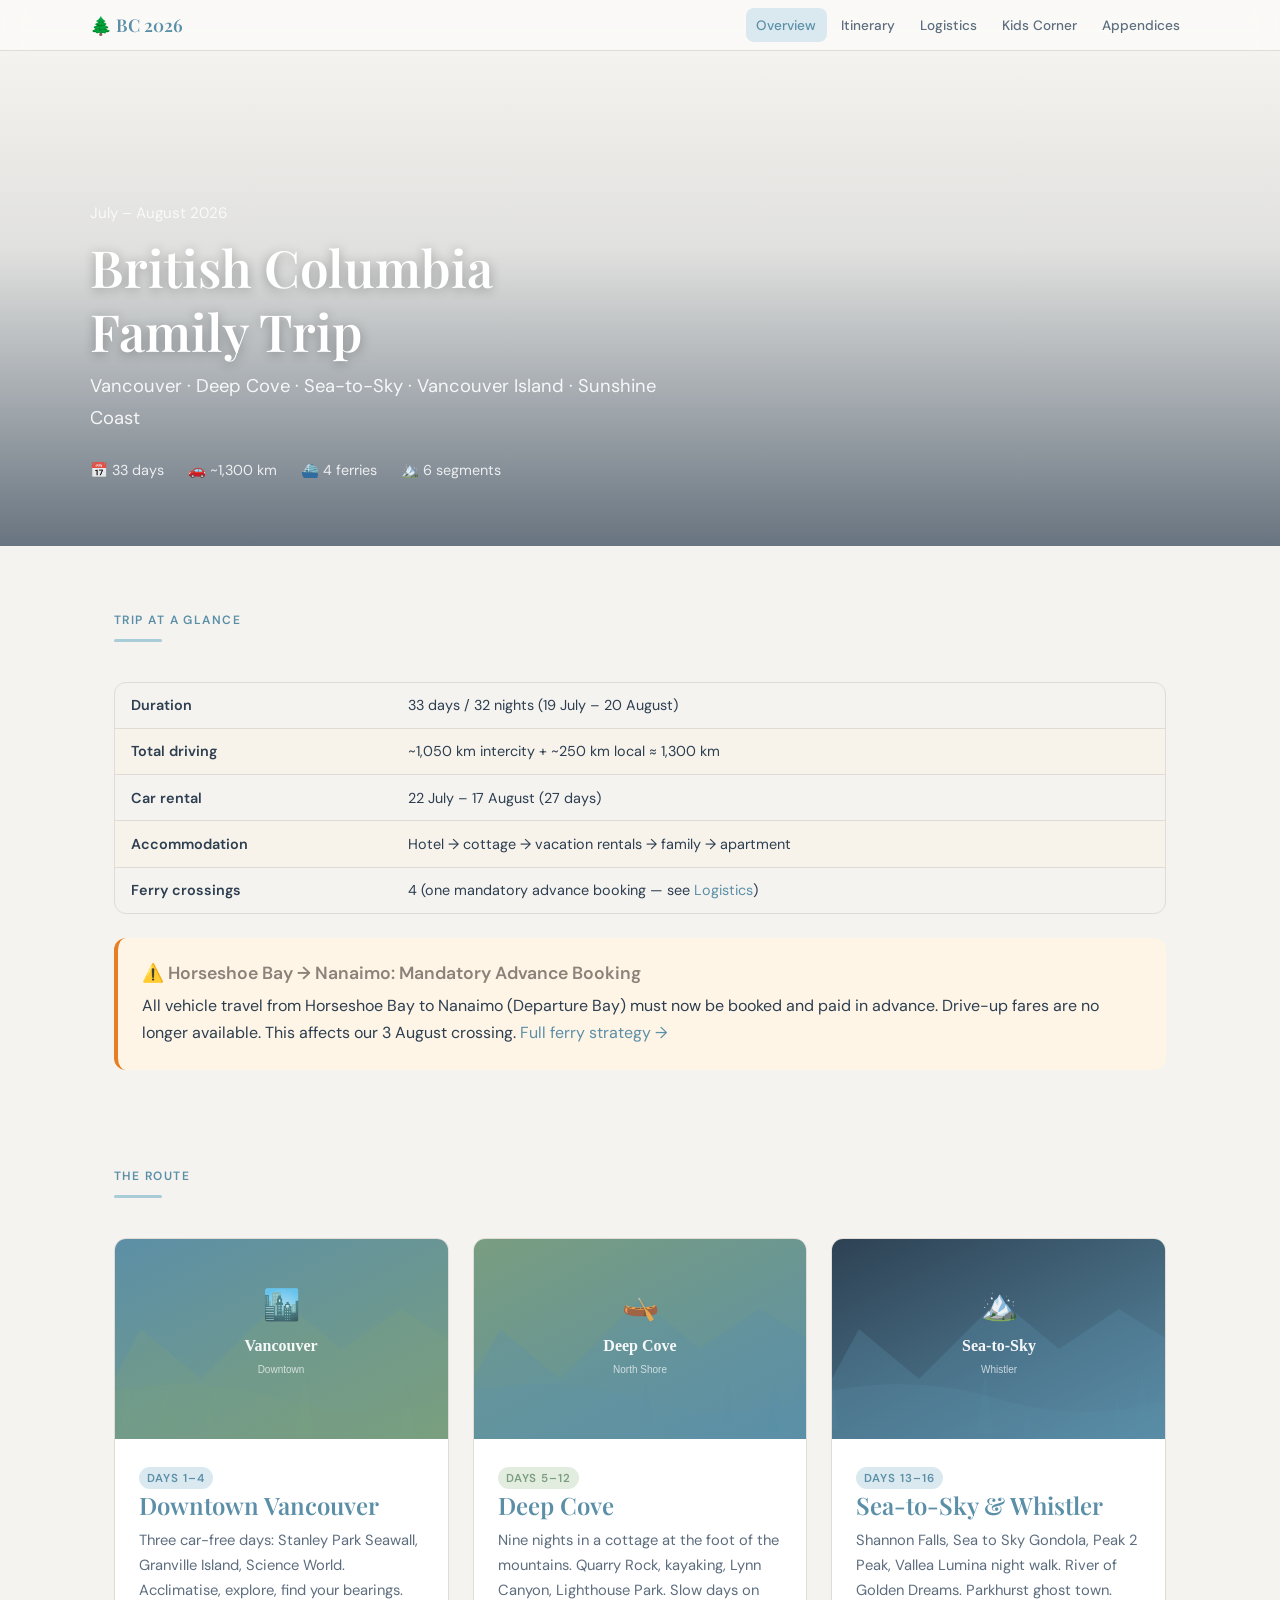
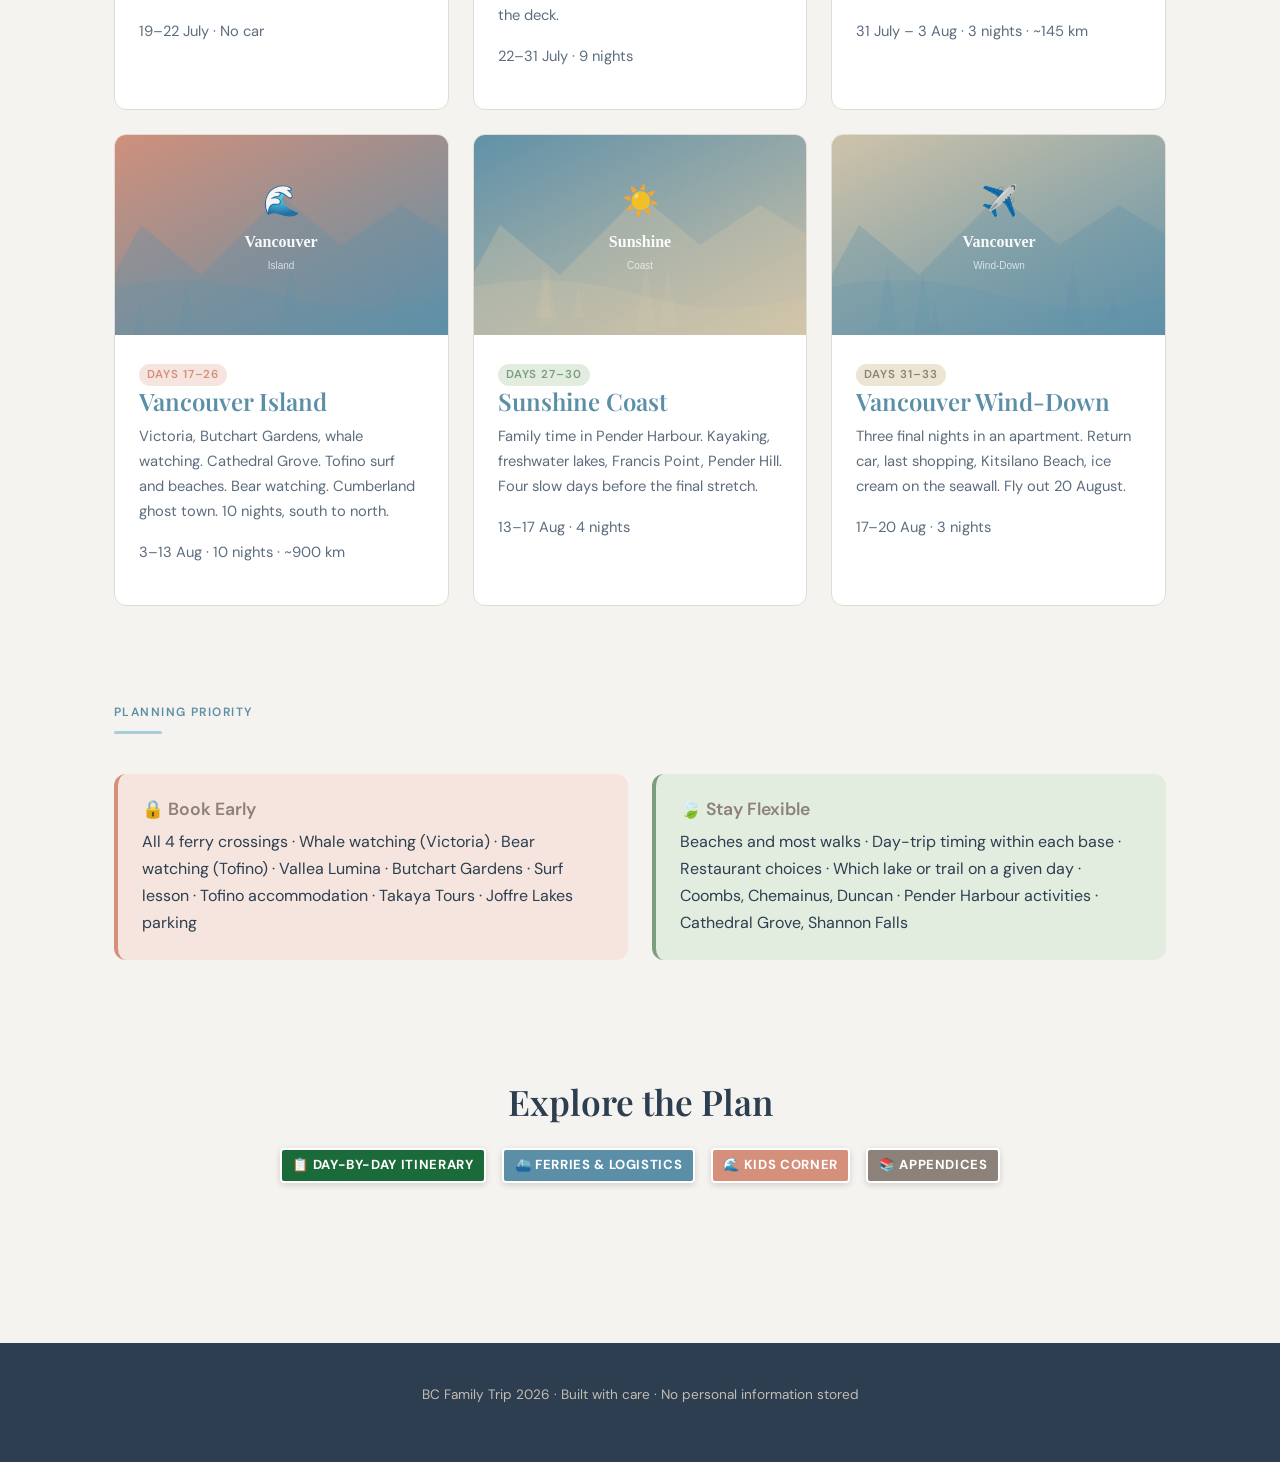
<file: index.html>
<!DOCTYPE html>
<html lang="en">
<head>
  <meta charset="UTF-8">
  <meta name="viewport" content="width=device-width, initial-scale=1.0">
  <title>BC Family Trip 2026</title>
  <link rel="stylesheet" href="css/style.css">
</head>
<body>

<nav class="site-nav">
  <div class="nav-inner">
    <a href="index.html" class="nav-logo">🌲 BC 2026</a>
    <div class="nav-links">
      <a href="index.html">Overview</a>
      <a href="itinerary.html">Itinerary</a>
      <a href="logistics.html">Logistics</a>
      <a href="kids.html">Kids Corner</a>
      <a href="appendices.html">Appendices</a>
    </div>
  </div>
</nav>

<!-- Hero -->
<section class="hero">
  <div class="hero-bg" style="background-image: url('images/hero-vancouver.svg'); background-size: cover; background-position: center;"></div>
  <div class="hero-overlay"></div>
  <div class="hero-content">
    <p class="hero-subtitle" style="margin-bottom: 0.5rem; font-size: 0.95rem; opacity: 0.8;">July – August 2026</p>
    <h1>British Columbia<br>Family Trip</h1>
    <p class="hero-subtitle">Vancouver · Deep Cove · Sea-to-Sky · Vancouver Island · Sunshine Coast</p>
    <div class="hero-meta">
      <div class="hero-meta-item">📅 33 days</div>
      <div class="hero-meta-item">🚗 ~1,300 km</div>
      <div class="hero-meta-item">⛴️ 4 ferries</div>
      <div class="hero-meta-item">🏔️ 6 segments</div>
    </div>
  </div>
</section>

<div class="container">

  <!-- Quick overview -->
  <section class="section">
    <p class="section-label">Trip at a Glance</p>
    <div class="section-divider"></div>

    <div class="table-wrap">
      <table>
        <tbody>
          <tr><td><strong>Duration</strong></td><td>33 days / 32 nights (19 July – 20 August)</td></tr>
          <tr><td><strong>Total driving</strong></td><td>~1,050 km intercity + ~250 km local ≈ 1,300 km</td></tr>
          <tr><td><strong>Car rental</strong></td><td>22 July – 17 August (27 days)</td></tr>
          <tr><td><strong>Accommodation</strong></td><td>Hotel → cottage → vacation rentals → family → apartment</td></tr>
          <tr><td><strong>Ferry crossings</strong></td><td>4 (one mandatory advance booking — see <a href="logistics.html">Logistics</a>)</td></tr>
        </tbody>
      </table>
    </div>

    <div class="callout callout-warning">
      <h4>⚠️ Horseshoe Bay → Nanaimo: Mandatory Advance Booking</h4>
      <p>All vehicle travel from Horseshoe Bay to Nanaimo (Departure Bay) must now be booked and paid in advance. Drive-up fares are no longer available. This affects our 3 August crossing. <a href="logistics.html">Full ferry strategy →</a></p>
    </div>
  </section>

  <!-- Segment cards -->
  <section class="section">
    <p class="section-label">The Route</p>
    <div class="section-divider"></div>

    <div class="card-grid">

      <div class="card observe">
        <img class="card-img" src="images/card-vancouver.svg" alt="Vancouver">
        <div class="card-body">
          <span class="badge badge-ocean">Days 1–4</span>
          <h3>Downtown Vancouver</h3>
          <p>Three car-free days: Stanley Park Seawall, Granville Island, Science World. Acclimatise, explore, find your bearings.</p>
          <p class="day-meta">19–22 July · No car</p>
        </div>
      </div>

      <div class="card observe">
        <img class="card-img" src="images/card-deepcove.svg" alt="Deep Cove">
        <div class="card-body">
          <span class="badge badge-forest">Days 5–12</span>
          <h3>Deep Cove</h3>
          <p>Nine nights in a cottage at the foot of the mountains. Quarry Rock, kayaking, Lynn Canyon, Lighthouse Park. Slow days on the deck.</p>
          <p class="day-meta">22–31 July · 9 nights</p>
        </div>
      </div>

      <div class="card observe">
        <img class="card-img" src="images/card-seatosky.svg" alt="Sea-to-Sky">
        <div class="card-body">
          <span class="badge badge-ocean">Days 13–16</span>
          <h3>Sea-to-Sky & Whistler</h3>
          <p>Shannon Falls, Sea to Sky Gondola, Peak 2 Peak, Vallea Lumina night walk. River of Golden Dreams. Parkhurst ghost town.</p>
          <p class="day-meta">31 July – 3 Aug · 3 nights · ~145 km</p>
        </div>
      </div>

      <div class="card observe">
        <img class="card-img" src="images/card-island.svg" alt="Vancouver Island">
        <div class="card-body">
          <span class="badge badge-sunset">Days 17–26</span>
          <h3>Vancouver Island</h3>
          <p>Victoria, Butchart Gardens, whale watching. Cathedral Grove. Tofino surf and beaches. Bear watching. Cumberland ghost town. 10 nights, south to north.</p>
          <p class="day-meta">3–13 Aug · 10 nights · ~900 km</p>
        </div>
      </div>

      <div class="card observe">
        <img class="card-img" src="images/card-sunshine.svg" alt="Sunshine Coast">
        <div class="card-body">
          <span class="badge badge-forest">Days 27–30</span>
          <h3>Sunshine Coast</h3>
          <p>Family time in Pender Harbour. Kayaking, freshwater lakes, Francis Point, Pender Hill. Four slow days before the final stretch.</p>
          <p class="day-meta">13–17 Aug · 4 nights</p>
        </div>
      </div>

      <div class="card observe">
        <img class="card-img" src="images/card-final.svg" alt="Vancouver">
        <div class="card-body">
          <span class="badge badge-sand">Days 31–33</span>
          <h3>Vancouver Wind-Down</h3>
          <p>Three final nights in an apartment. Return car, last shopping, Kitsilano Beach, ice cream on the seawall. Fly out 20 August.</p>
          <p class="day-meta">17–20 Aug · 3 nights</p>
        </div>
      </div>

    </div>
  </section>

  <!-- Book early vs flexible -->
  <section class="section">
    <p class="section-label">Planning Priority</p>
    <div class="section-divider"></div>
    <div style="display: grid; grid-template-columns: 1fr 1fr; gap: var(--space-lg);">

      <div class="callout callout-sunset">
        <h4>🔒 Book Early</h4>
        <p>All 4 ferry crossings · Whale watching (Victoria) · Bear watching (Tofino) · Vallea Lumina · Butchart Gardens · Surf lesson · Tofino accommodation · Takaya Tours · Joffre Lakes parking</p>
      </div>

      <div class="callout callout-forest">
        <h4>🍃 Stay Flexible</h4>
        <p>Beaches and most walks · Day-trip timing within each base · Restaurant choices · Which lake or trail on a given day · Coombs, Chemainus, Duncan · Pender Harbour activities · Cathedral Grove, Shannon Falls</p>
      </div>

    </div>
  </section>

  <!-- Navigation links -->
  <section class="section" style="text-align: center;">
    <h2>Explore the Plan</h2>
    <div style="display: flex; gap: var(--space-md); justify-content: center; flex-wrap: wrap; margin-top: var(--space-lg);">
      <a href="itinerary.html" class="road-sign hwy">📋 Day-by-Day Itinerary</a>
      <a href="logistics.html" class="road-sign ferry">⛴️ Ferries & Logistics</a>
      <a href="kids.html" class="road-sign" style="background: var(--sunset);">🌊 Kids Corner</a>
      <a href="appendices.html" class="road-sign" style="background: var(--driftwood);">📚 Appendices</a>
    </div>
  </section>

</div>

<footer class="site-footer">
  <p>BC Family Trip 2026 · Built with care · No personal information stored</p>
</footer>

<script src="js/main.js"></script>
</body>
</html>
</file>
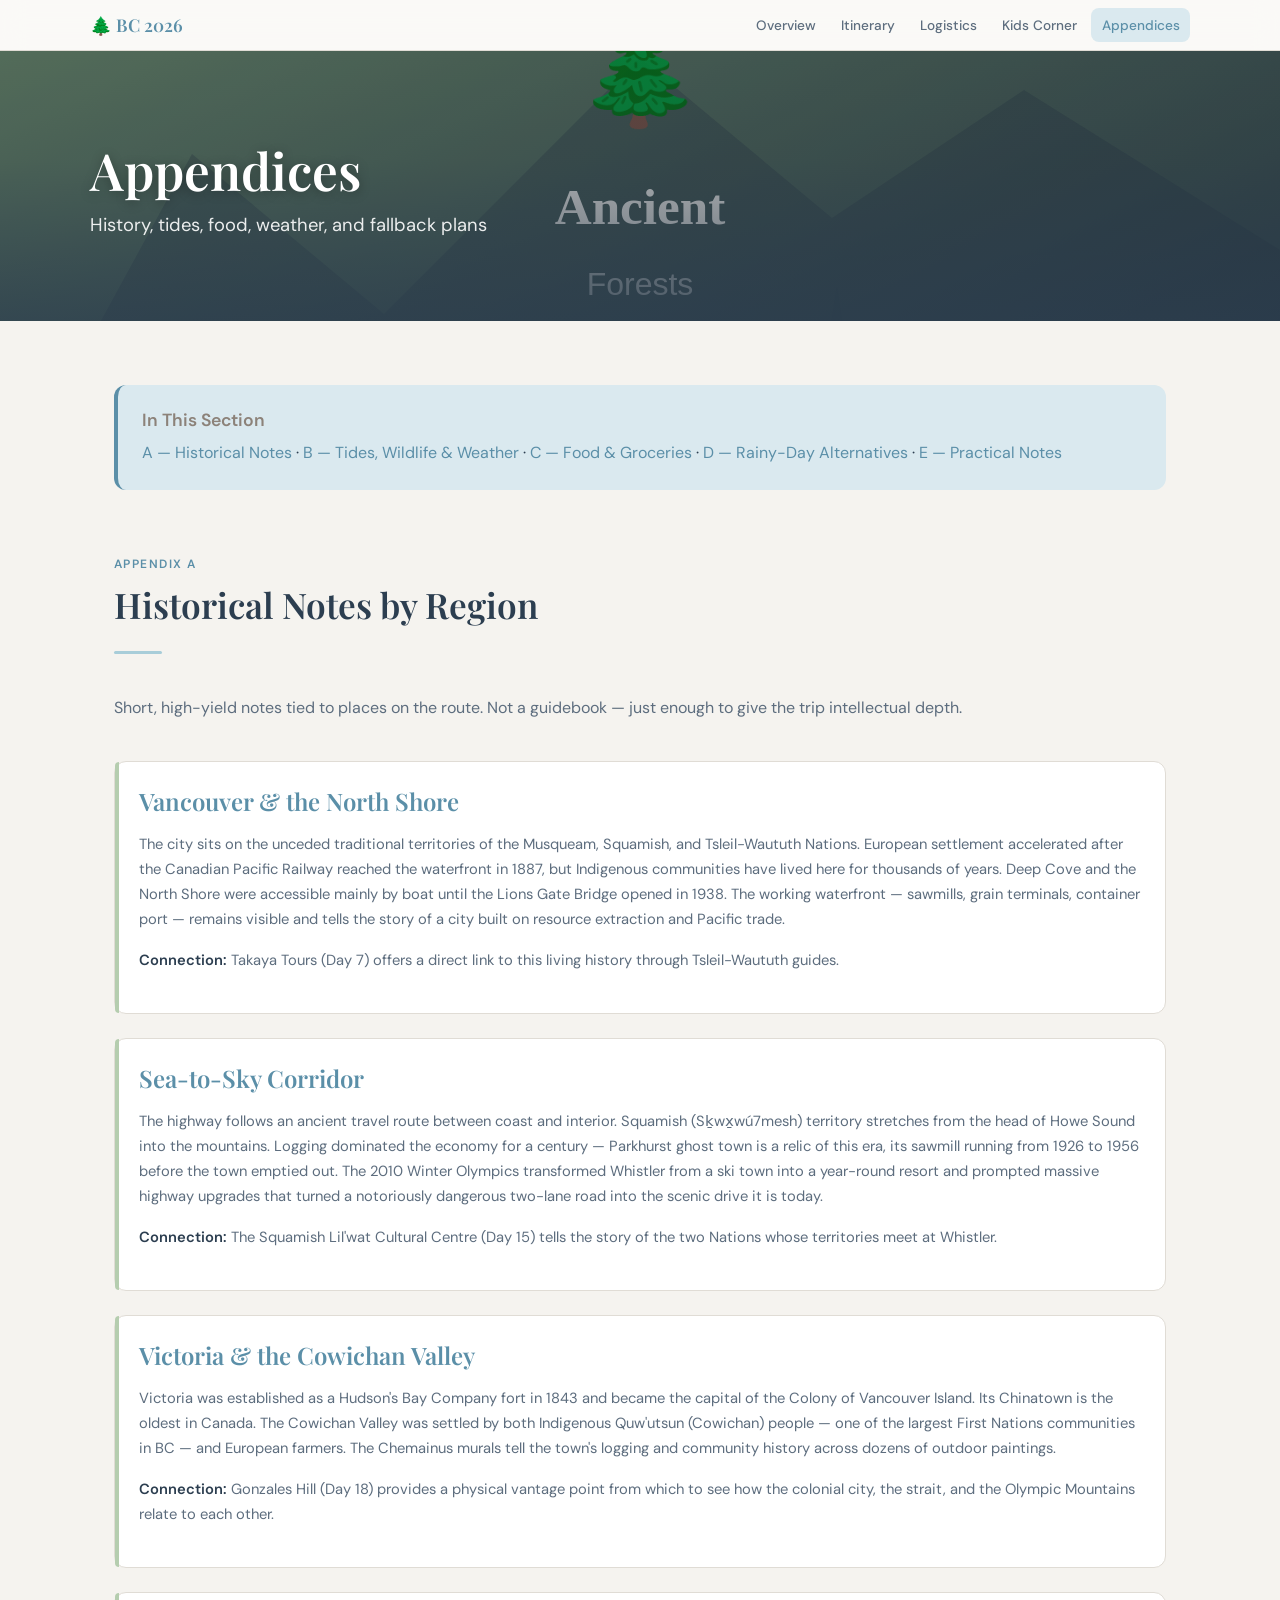
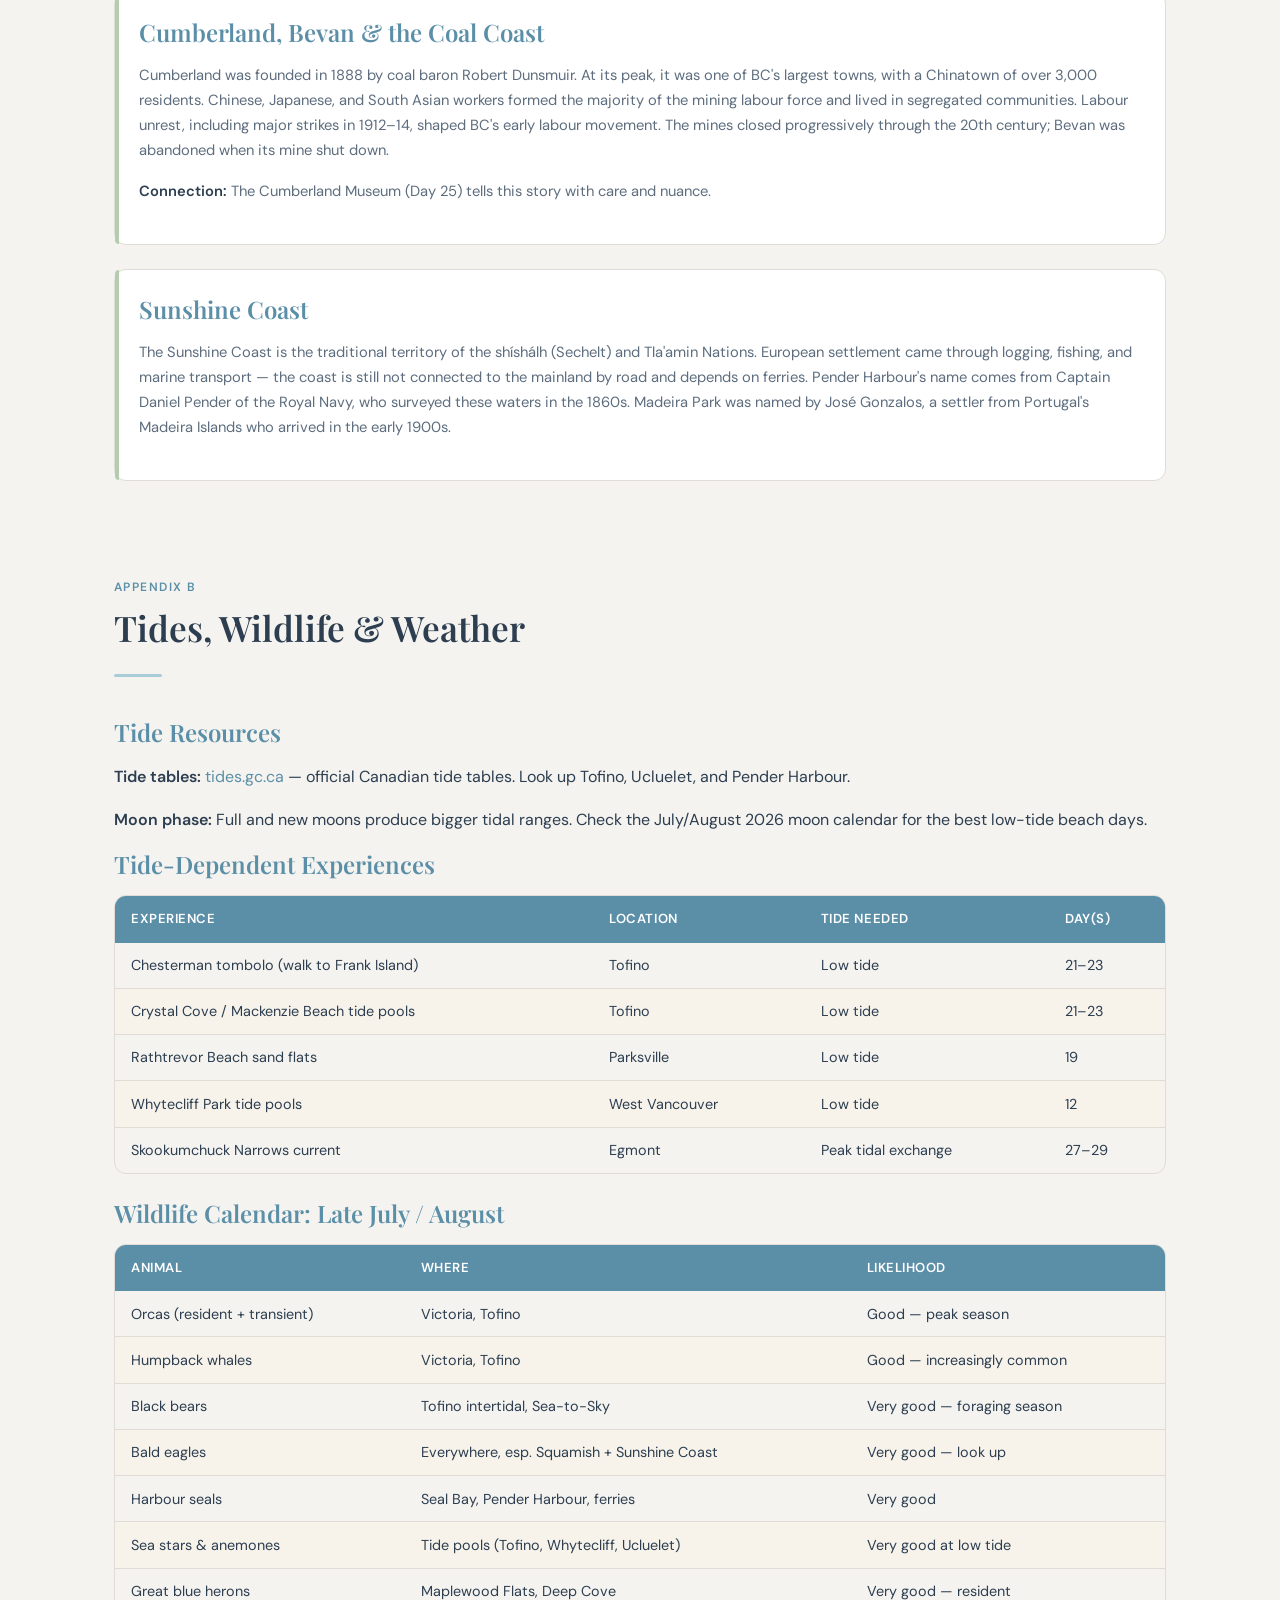
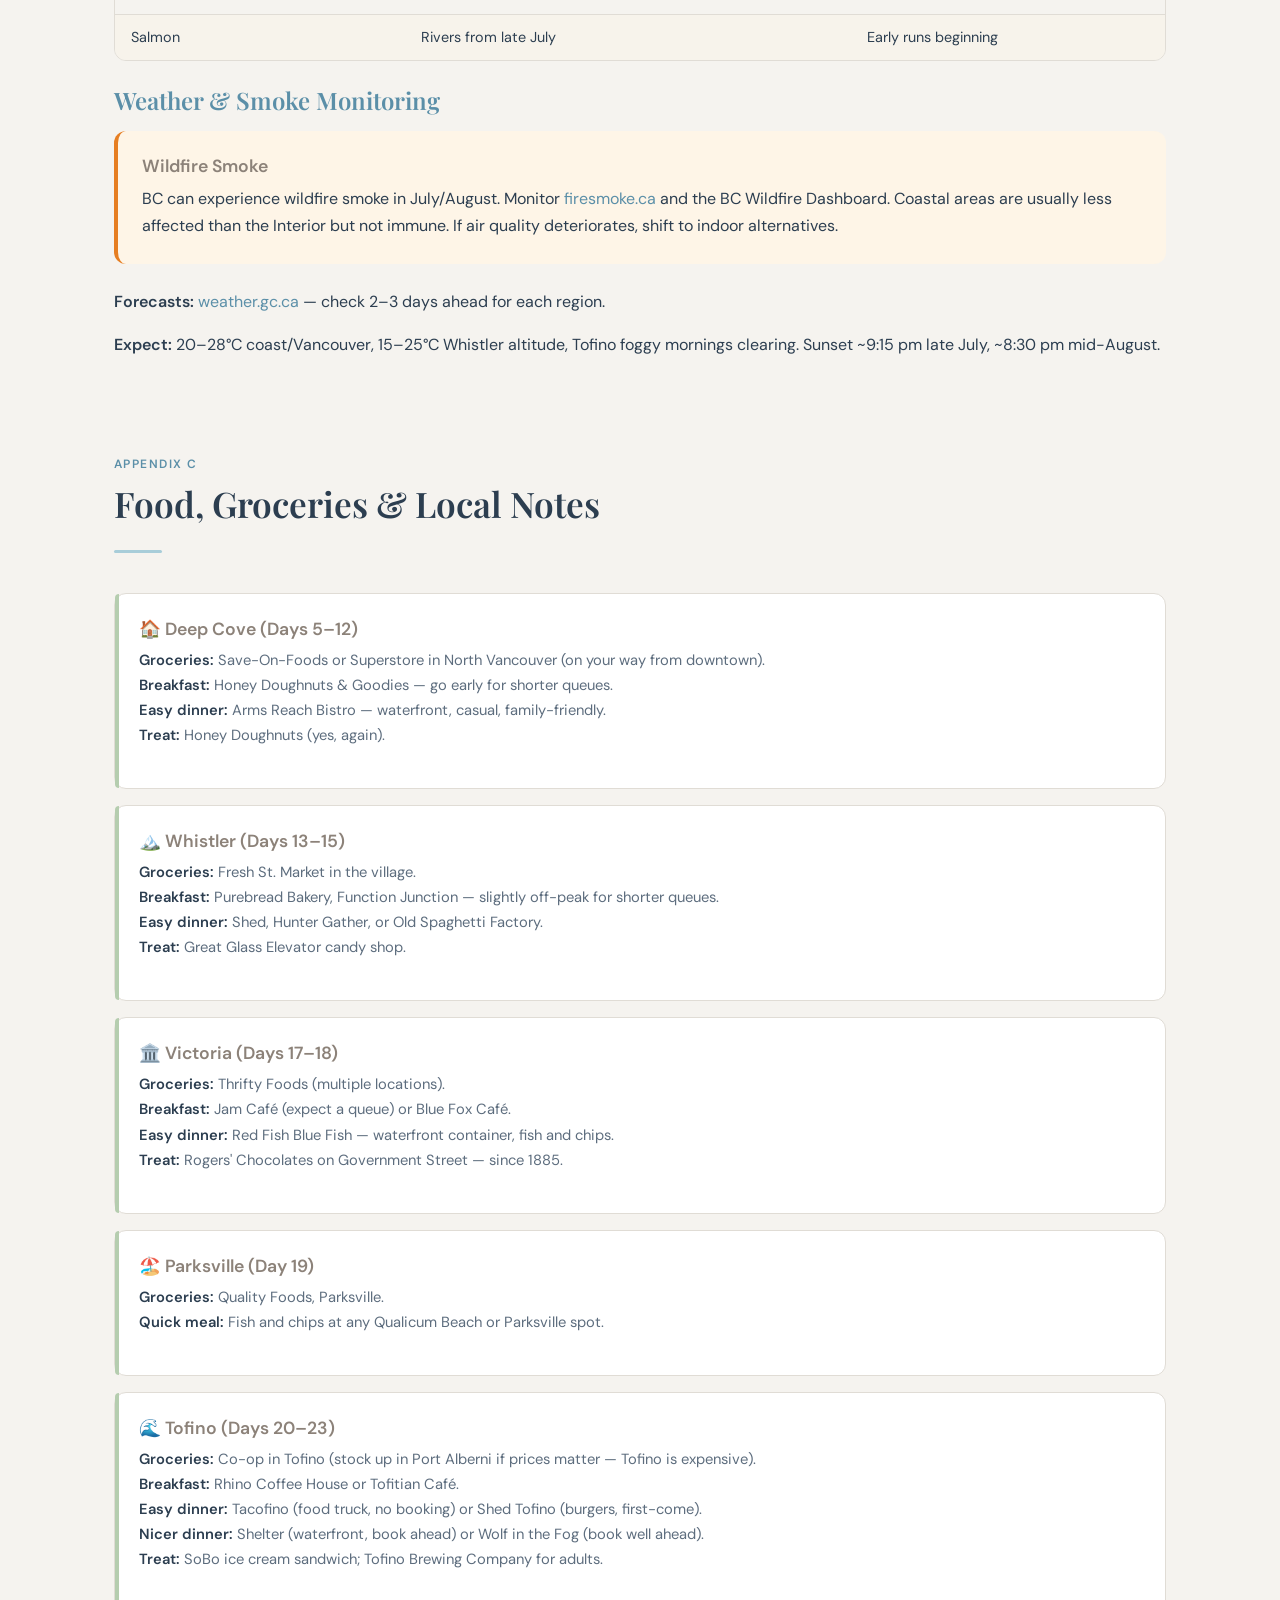
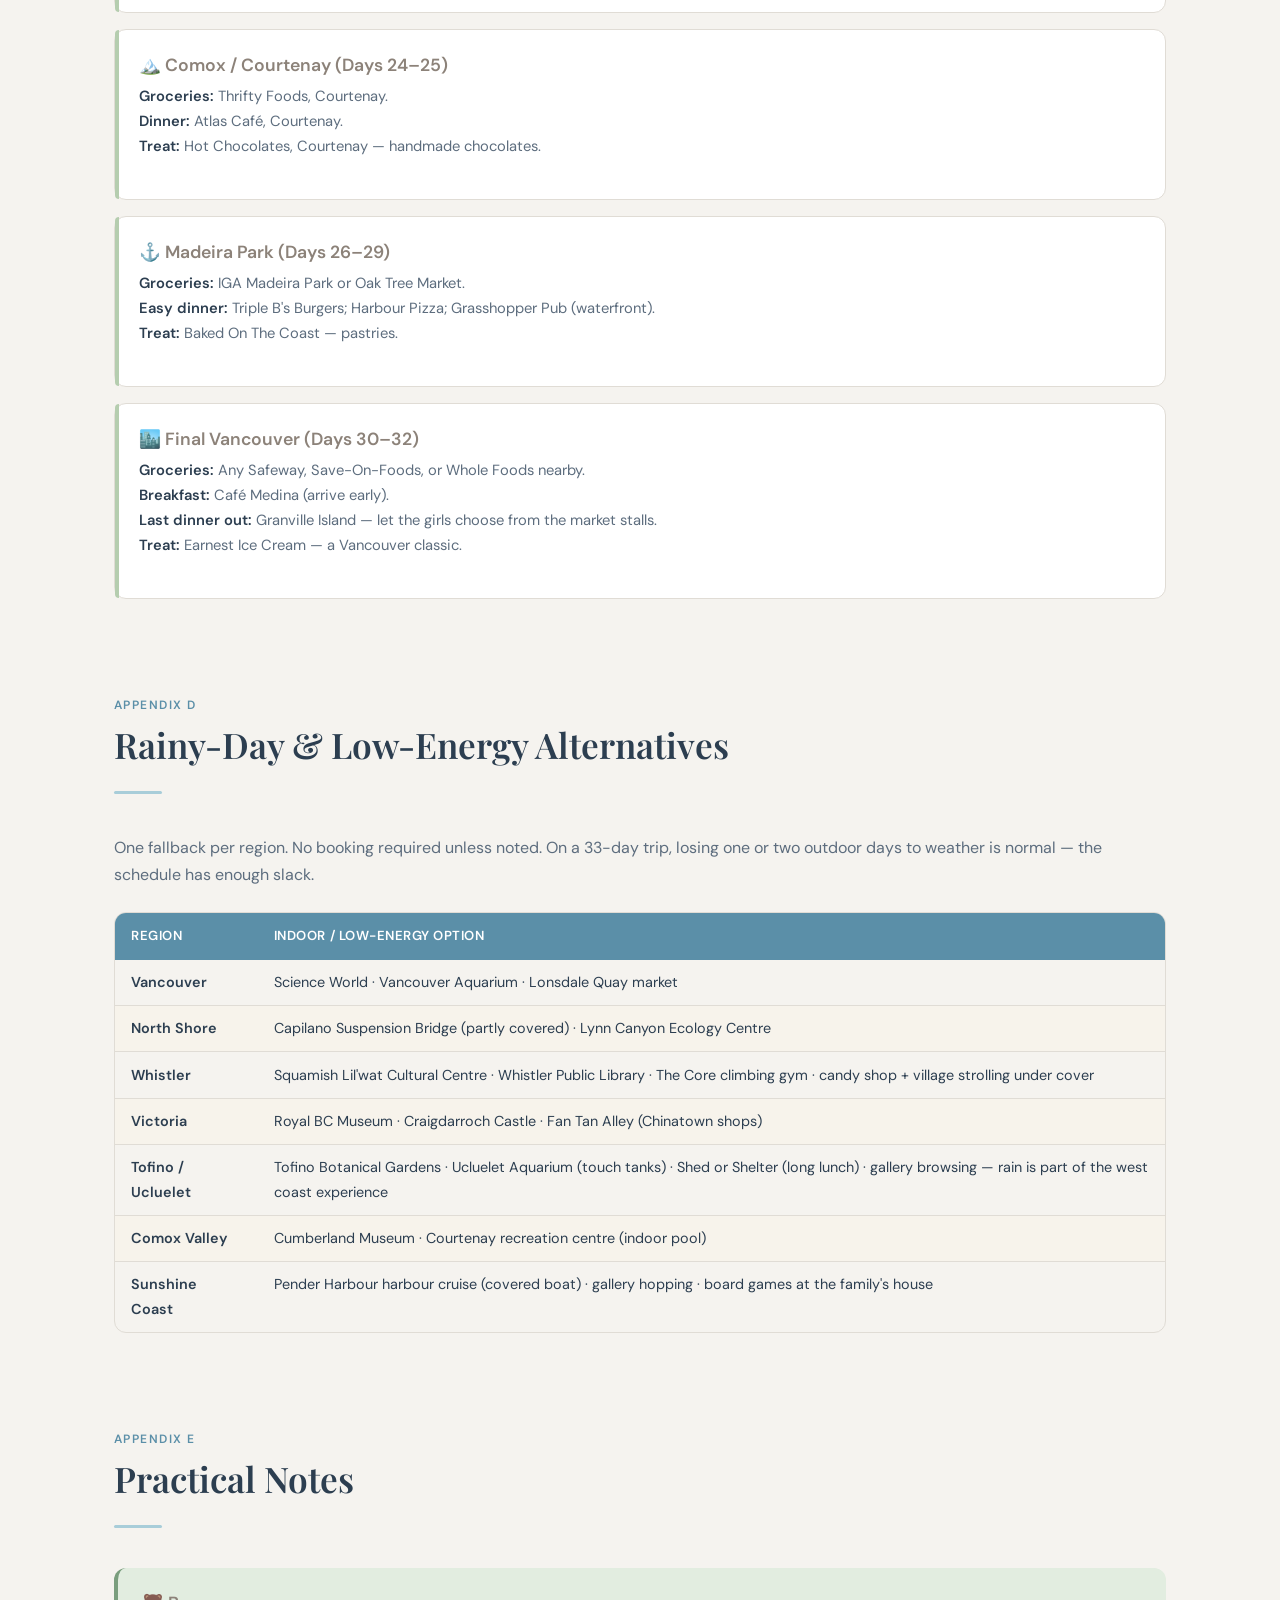
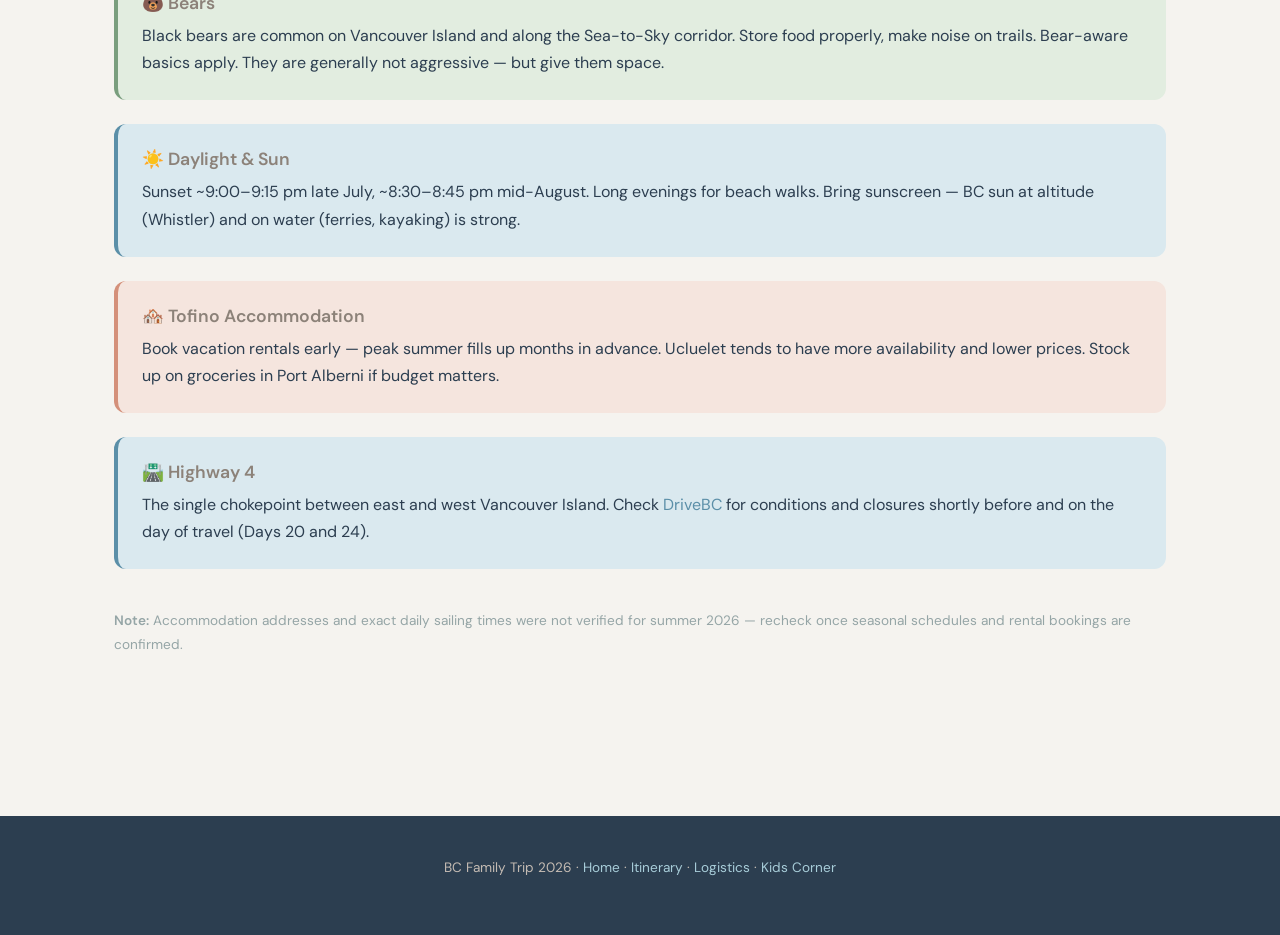
<file: appendices.html>
<!DOCTYPE html>
<html lang="en">
<head>
  <meta charset="UTF-8">
  <meta name="viewport" content="width=device-width, initial-scale=1.0">
  <title>Appendices — BC Family Trip 2026</title>
  <link rel="stylesheet" href="css/style.css">
</head>
<body>

<nav class="site-nav">
  <div class="nav-inner">
    <a href="index.html" class="nav-logo">🌲 BC 2026</a>
    <div class="nav-links">
      <a href="index.html">Overview</a>
      <a href="itinerary.html">Itinerary</a>
      <a href="logistics.html">Logistics</a>
      <a href="kids.html">Kids Corner</a>
      <a href="appendices.html">Appendices</a>
    </div>
  </div>
</nav>

<section class="hero" style="min-height: 30vh;">
  <div class="hero-bg" style="background-image: url('images/hero-forest.svg'); background-size: cover; background-position: center;"></div>
  <div class="hero-overlay"></div>
  <div class="hero-content">
    <h1>Appendices</h1>
    <p class="hero-subtitle">History, tides, food, weather, and fallback plans</p>
  </div>
</section>

<div class="container">

  <!-- TOC -->
  <div class="callout callout-ocean" style="margin-bottom: var(--space-2xl);">
    <h4>In This Section</h4>
    <p><a href="#history">A — Historical Notes</a> · <a href="#tides">B — Tides, Wildlife & Weather</a> · <a href="#food">C — Food & Groceries</a> · <a href="#contingency">D — Rainy-Day Alternatives</a> · <a href="#practical">E — Practical Notes</a></p>
  </div>

  <!-- APPENDIX A: HISTORY -->
  <section class="section" id="history">
    <p class="section-label">Appendix A</p>
    <h2>Historical Notes by Region</h2>
    <div class="section-divider"></div>
    <p style="color: var(--ink-light); margin-bottom: var(--space-xl);">Short, high-yield notes tied to places on the route. Not a guidebook — just enough to give the trip intellectual depth.</p>

    <div class="day-entry light" style="margin-bottom: var(--space-lg);">
      <h3>Vancouver & the North Shore</h3>
      <p class="day-desc">The city sits on the unceded traditional territories of the Musqueam, Squamish, and Tsleil-Waututh Nations. European settlement accelerated after the Canadian Pacific Railway reached the waterfront in 1887, but Indigenous communities have lived here for thousands of years. Deep Cove and the North Shore were accessible mainly by boat until the Lions Gate Bridge opened in 1938. The working waterfront — sawmills, grain terminals, container port — remains visible and tells the story of a city built on resource extraction and Pacific trade.</p>
      <p class="day-desc"><strong>Connection:</strong> Takaya Tours (Day 7) offers a direct link to this living history through Tsleil-Waututh guides.</p>
    </div>

    <div class="day-entry light" style="margin-bottom: var(--space-lg);">
      <h3>Sea-to-Sky Corridor</h3>
      <p class="day-desc">The highway follows an ancient travel route between coast and interior. Squamish (Sḵwx̱wú7mesh) territory stretches from the head of Howe Sound into the mountains. Logging dominated the economy for a century — Parkhurst ghost town is a relic of this era, its sawmill running from 1926 to 1956 before the town emptied out. The 2010 Winter Olympics transformed Whistler from a ski town into a year-round resort and prompted massive highway upgrades that turned a notoriously dangerous two-lane road into the scenic drive it is today.</p>
      <p class="day-desc"><strong>Connection:</strong> The Squamish Lil'wat Cultural Centre (Day 15) tells the story of the two Nations whose territories meet at Whistler.</p>
    </div>

    <div class="day-entry light" style="margin-bottom: var(--space-lg);">
      <h3>Victoria & the Cowichan Valley</h3>
      <p class="day-desc">Victoria was established as a Hudson's Bay Company fort in 1843 and became the capital of the Colony of Vancouver Island. Its Chinatown is the oldest in Canada. The Cowichan Valley was settled by both Indigenous Quw'utsun (Cowichan) people — one of the largest First Nations communities in BC — and European farmers. The Chemainus murals tell the town's logging and community history across dozens of outdoor paintings.</p>
      <p class="day-desc"><strong>Connection:</strong> Gonzales Hill (Day 18) provides a physical vantage point from which to see how the colonial city, the strait, and the Olympic Mountains relate to each other.</p>
    </div>

    <div class="day-entry light" style="margin-bottom: var(--space-lg);">
      <h3>Cumberland, Bevan & the Coal Coast</h3>
      <p class="day-desc">Cumberland was founded in 1888 by coal baron Robert Dunsmuir. At its peak, it was one of BC's largest towns, with a Chinatown of over 3,000 residents. Chinese, Japanese, and South Asian workers formed the majority of the mining labour force and lived in segregated communities. Labour unrest, including major strikes in 1912–14, shaped BC's early labour movement. The mines closed progressively through the 20th century; Bevan was abandoned when its mine shut down.</p>
      <p class="day-desc"><strong>Connection:</strong> The Cumberland Museum (Day 25) tells this story with care and nuance.</p>
    </div>

    <div class="day-entry light" style="margin-bottom: var(--space-lg);">
      <h3>Sunshine Coast</h3>
      <p class="day-desc">The Sunshine Coast is the traditional territory of the shíshálh (Sechelt) and Tla'amin Nations. European settlement came through logging, fishing, and marine transport — the coast is still not connected to the mainland by road and depends on ferries. Pender Harbour's name comes from Captain Daniel Pender of the Royal Navy, who surveyed these waters in the 1860s. Madeira Park was named by José Gonzalos, a settler from Portugal's Madeira Islands who arrived in the early 1900s.</p>
    </div>
  </section>

  <!-- APPENDIX B: TIDES, WILDLIFE, WEATHER -->
  <section class="section" id="tides">
    <p class="section-label">Appendix B</p>
    <h2>Tides, Wildlife & Weather</h2>
    <div class="section-divider"></div>

    <h3>Tide Resources</h3>
    <p><strong>Tide tables:</strong> <a href="https://www.tides.gc.ca">tides.gc.ca</a> — official Canadian tide tables. Look up Tofino, Ucluelet, and Pender Harbour.</p>
    <p><strong>Moon phase:</strong> Full and new moons produce bigger tidal ranges. Check the July/August 2026 moon calendar for the best low-tide beach days.</p>

    <h3>Tide-Dependent Experiences</h3>
    <div class="table-wrap">
      <table>
        <thead><tr><th>Experience</th><th>Location</th><th>Tide Needed</th><th>Day(s)</th></tr></thead>
        <tbody>
          <tr><td>Chesterman tombolo (walk to Frank Island)</td><td>Tofino</td><td>Low tide</td><td>21–23</td></tr>
          <tr><td>Crystal Cove / Mackenzie Beach tide pools</td><td>Tofino</td><td>Low tide</td><td>21–23</td></tr>
          <tr><td>Rathtrevor Beach sand flats</td><td>Parksville</td><td>Low tide</td><td>19</td></tr>
          <tr><td>Whytecliff Park tide pools</td><td>West Vancouver</td><td>Low tide</td><td>12</td></tr>
          <tr><td>Skookumchuck Narrows current</td><td>Egmont</td><td>Peak tidal exchange</td><td>27–29</td></tr>
        </tbody>
      </table>
    </div>

    <h3>Wildlife Calendar: Late July / August</h3>
    <div class="table-wrap">
      <table>
        <thead><tr><th>Animal</th><th>Where</th><th>Likelihood</th></tr></thead>
        <tbody>
          <tr><td>Orcas (resident + transient)</td><td>Victoria, Tofino</td><td>Good — peak season</td></tr>
          <tr><td>Humpback whales</td><td>Victoria, Tofino</td><td>Good — increasingly common</td></tr>
          <tr><td>Black bears</td><td>Tofino intertidal, Sea-to-Sky</td><td>Very good — foraging season</td></tr>
          <tr><td>Bald eagles</td><td>Everywhere, esp. Squamish + Sunshine Coast</td><td>Very good — look up</td></tr>
          <tr><td>Harbour seals</td><td>Seal Bay, Pender Harbour, ferries</td><td>Very good</td></tr>
          <tr><td>Sea stars & anemones</td><td>Tide pools (Tofino, Whytecliff, Ucluelet)</td><td>Very good at low tide</td></tr>
          <tr><td>Great blue herons</td><td>Maplewood Flats, Deep Cove</td><td>Very good — resident</td></tr>
          <tr><td>Salmon</td><td>Rivers from late July</td><td>Early runs beginning</td></tr>
        </tbody>
      </table>
    </div>

    <h3>Weather & Smoke Monitoring</h3>
    <div class="callout callout-warning">
      <h4>Wildfire Smoke</h4>
      <p>BC can experience wildfire smoke in July/August. Monitor <a href="https://firesmoke.ca">firesmoke.ca</a> and the BC Wildfire Dashboard. Coastal areas are usually less affected than the Interior but not immune. If air quality deteriorates, shift to indoor alternatives.</p>
    </div>
    <p><strong>Forecasts:</strong> <a href="https://weather.gc.ca">weather.gc.ca</a> — check 2–3 days ahead for each region.</p>
    <p><strong>Expect:</strong> 20–28°C coast/Vancouver, 15–25°C Whistler altitude, Tofino foggy mornings clearing. Sunset ~9:15 pm late July, ~8:30 pm mid-August.</p>
  </section>

  <!-- APPENDIX C: FOOD -->
  <section class="section" id="food">
    <p class="section-label">Appendix C</p>
    <h2>Food, Groceries & Local Notes</h2>
    <div class="section-divider"></div>

    <div class="day-entry light" style="margin-bottom: var(--space-md);">
      <h4>🏠 Deep Cove (Days 5–12)</h4>
      <p class="day-desc"><strong>Groceries:</strong> Save-On-Foods or Superstore in North Vancouver (on your way from downtown).<br><strong>Breakfast:</strong> Honey Doughnuts & Goodies — go early for shorter queues.<br><strong>Easy dinner:</strong> Arms Reach Bistro — waterfront, casual, family-friendly.<br><strong>Treat:</strong> Honey Doughnuts (yes, again).</p>
    </div>

    <div class="day-entry light" style="margin-bottom: var(--space-md);">
      <h4>🏔️ Whistler (Days 13–15)</h4>
      <p class="day-desc"><strong>Groceries:</strong> Fresh St. Market in the village.<br><strong>Breakfast:</strong> Purebread Bakery, Function Junction — slightly off-peak for shorter queues.<br><strong>Easy dinner:</strong> Shed, Hunter Gather, or Old Spaghetti Factory.<br><strong>Treat:</strong> Great Glass Elevator candy shop.</p>
    </div>

    <div class="day-entry light" style="margin-bottom: var(--space-md);">
      <h4>🏛️ Victoria (Days 17–18)</h4>
      <p class="day-desc"><strong>Groceries:</strong> Thrifty Foods (multiple locations).<br><strong>Breakfast:</strong> Jam Café (expect a queue) or Blue Fox Café.<br><strong>Easy dinner:</strong> Red Fish Blue Fish — waterfront container, fish and chips.<br><strong>Treat:</strong> Rogers' Chocolates on Government Street — since 1885.</p>
    </div>

    <div class="day-entry light" style="margin-bottom: var(--space-md);">
      <h4>🏖️ Parksville (Day 19)</h4>
      <p class="day-desc"><strong>Groceries:</strong> Quality Foods, Parksville.<br><strong>Quick meal:</strong> Fish and chips at any Qualicum Beach or Parksville spot.</p>
    </div>

    <div class="day-entry light" style="margin-bottom: var(--space-md);">
      <h4>🌊 Tofino (Days 20–23)</h4>
      <p class="day-desc"><strong>Groceries:</strong> Co-op in Tofino (stock up in Port Alberni if prices matter — Tofino is expensive).<br><strong>Breakfast:</strong> Rhino Coffee House or Tofitian Café.<br><strong>Easy dinner:</strong> Tacofino (food truck, no booking) or Shed Tofino (burgers, first-come).<br><strong>Nicer dinner:</strong> Shelter (waterfront, book ahead) or Wolf in the Fog (book well ahead).<br><strong>Treat:</strong> SoBo ice cream sandwich; Tofino Brewing Company for adults.</p>
    </div>

    <div class="day-entry light" style="margin-bottom: var(--space-md);">
      <h4>🏔️ Comox / Courtenay (Days 24–25)</h4>
      <p class="day-desc"><strong>Groceries:</strong> Thrifty Foods, Courtenay.<br><strong>Dinner:</strong> Atlas Café, Courtenay.<br><strong>Treat:</strong> Hot Chocolates, Courtenay — handmade chocolates.</p>
    </div>

    <div class="day-entry light" style="margin-bottom: var(--space-md);">
      <h4>⚓ Madeira Park (Days 26–29)</h4>
      <p class="day-desc"><strong>Groceries:</strong> IGA Madeira Park or Oak Tree Market.<br><strong>Easy dinner:</strong> Triple B's Burgers; Harbour Pizza; Grasshopper Pub (waterfront).<br><strong>Treat:</strong> Baked On The Coast — pastries.</p>
    </div>

    <div class="day-entry light" style="margin-bottom: var(--space-md);">
      <h4>🏙️ Final Vancouver (Days 30–32)</h4>
      <p class="day-desc"><strong>Groceries:</strong> Any Safeway, Save-On-Foods, or Whole Foods nearby.<br><strong>Breakfast:</strong> Café Medina (arrive early).<br><strong>Last dinner out:</strong> Granville Island — let the girls choose from the market stalls.<br><strong>Treat:</strong> Earnest Ice Cream — a Vancouver classic.</p>
    </div>
  </section>

  <!-- APPENDIX D: CONTINGENCY -->
  <section class="section" id="contingency">
    <p class="section-label">Appendix D</p>
    <h2>Rainy-Day & Low-Energy Alternatives</h2>
    <div class="section-divider"></div>
    <p style="margin-bottom: var(--space-lg); color: var(--ink-light);">One fallback per region. No booking required unless noted. On a 33-day trip, losing one or two outdoor days to weather is normal — the schedule has enough slack.</p>

    <div class="table-wrap">
      <table>
        <thead><tr><th>Region</th><th>Indoor / Low-Energy Option</th></tr></thead>
        <tbody>
          <tr><td><strong>Vancouver</strong></td><td>Science World · Vancouver Aquarium · Lonsdale Quay market</td></tr>
          <tr><td><strong>North Shore</strong></td><td>Capilano Suspension Bridge (partly covered) · Lynn Canyon Ecology Centre</td></tr>
          <tr><td><strong>Whistler</strong></td><td>Squamish Lil'wat Cultural Centre · Whistler Public Library · The Core climbing gym · candy shop + village strolling under cover</td></tr>
          <tr><td><strong>Victoria</strong></td><td>Royal BC Museum · Craigdarroch Castle · Fan Tan Alley (Chinatown shops)</td></tr>
          <tr><td><strong>Tofino / Ucluelet</strong></td><td>Tofino Botanical Gardens · Ucluelet Aquarium (touch tanks) · Shed or Shelter (long lunch) · gallery browsing — rain is part of the west coast experience</td></tr>
          <tr><td><strong>Comox Valley</strong></td><td>Cumberland Museum · Courtenay recreation centre (indoor pool)</td></tr>
          <tr><td><strong>Sunshine Coast</strong></td><td>Pender Harbour harbour cruise (covered boat) · gallery hopping · board games at the family's house</td></tr>
        </tbody>
      </table>
    </div>
  </section>

  <!-- APPENDIX E: PRACTICAL -->
  <section class="section" id="practical">
    <p class="section-label">Appendix E</p>
    <h2>Practical Notes</h2>
    <div class="section-divider"></div>

    <div class="callout callout-forest">
      <h4>🐻 Bears</h4>
      <p>Black bears are common on Vancouver Island and along the Sea-to-Sky corridor. Store food properly, make noise on trails. Bear-aware basics apply. They are generally not aggressive — but give them space.</p>
    </div>

    <div class="callout callout-ocean">
      <h4>☀️ Daylight & Sun</h4>
      <p>Sunset ~9:00–9:15 pm late July, ~8:30–8:45 pm mid-August. Long evenings for beach walks. Bring sunscreen — BC sun at altitude (Whistler) and on water (ferries, kayaking) is strong.</p>
    </div>

    <div class="callout callout-sunset">
      <h4>🏘️ Tofino Accommodation</h4>
      <p>Book vacation rentals early — peak summer fills up months in advance. Ucluelet tends to have more availability and lower prices. Stock up on groceries in Port Alberni if budget matters.</p>
    </div>

    <div class="callout callout-ocean">
      <h4>🛣️ Highway 4</h4>
      <p>The single chokepoint between east and west Vancouver Island. Check <a href="https://www.drivebc.ca">DriveBC</a> for conditions and closures shortly before and on the day of travel (Days 20 and 24).</p>
    </div>

    <p style="margin-top: var(--space-xl); color: var(--ink-faint); font-size: 0.85rem;"><strong>Note:</strong> Accommodation addresses and exact daily sailing times were not verified for summer 2026 — recheck once seasonal schedules and rental bookings are confirmed.</p>
  </section>

</div>

<footer class="site-footer">
  <p>BC Family Trip 2026 · <a href="index.html">Home</a> · <a href="itinerary.html">Itinerary</a> · <a href="logistics.html">Logistics</a> · <a href="kids.html">Kids Corner</a></p>
</footer>

<script src="js/main.js"></script>
</body>
</html>
</file>
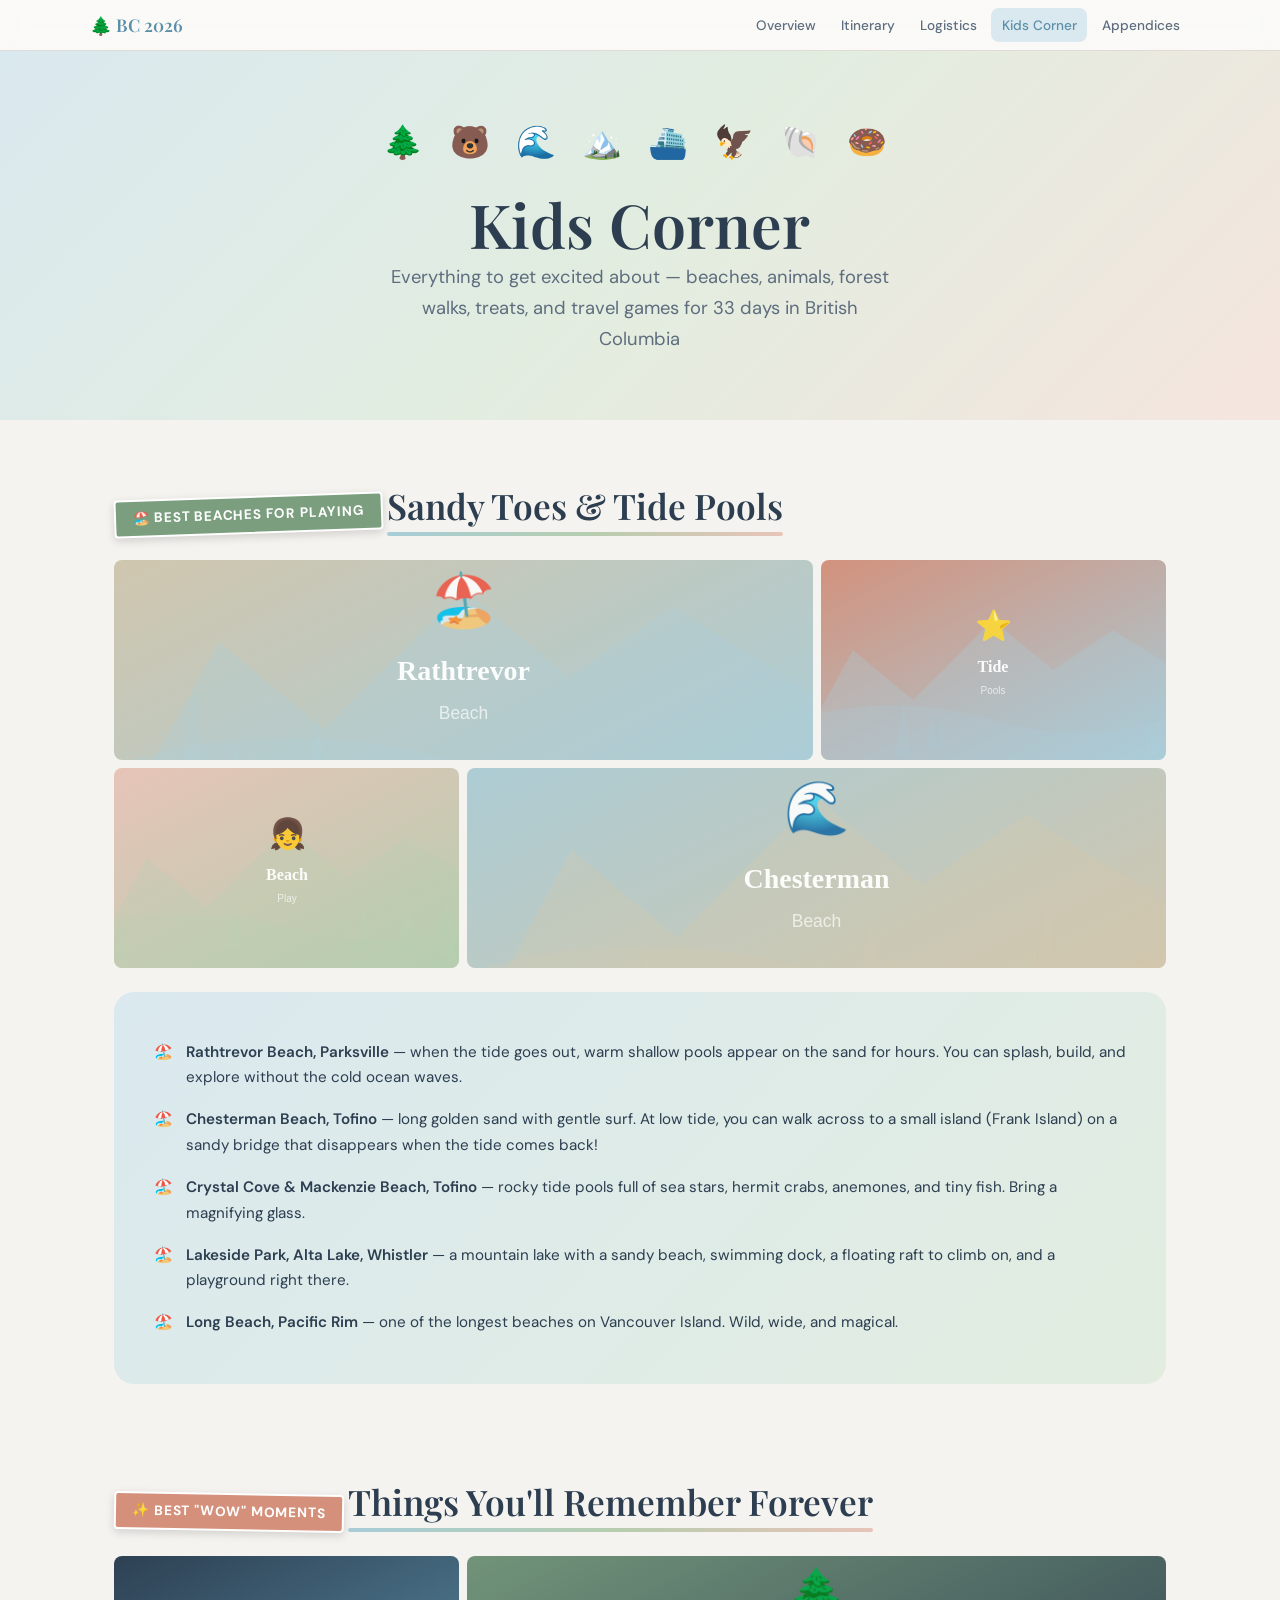
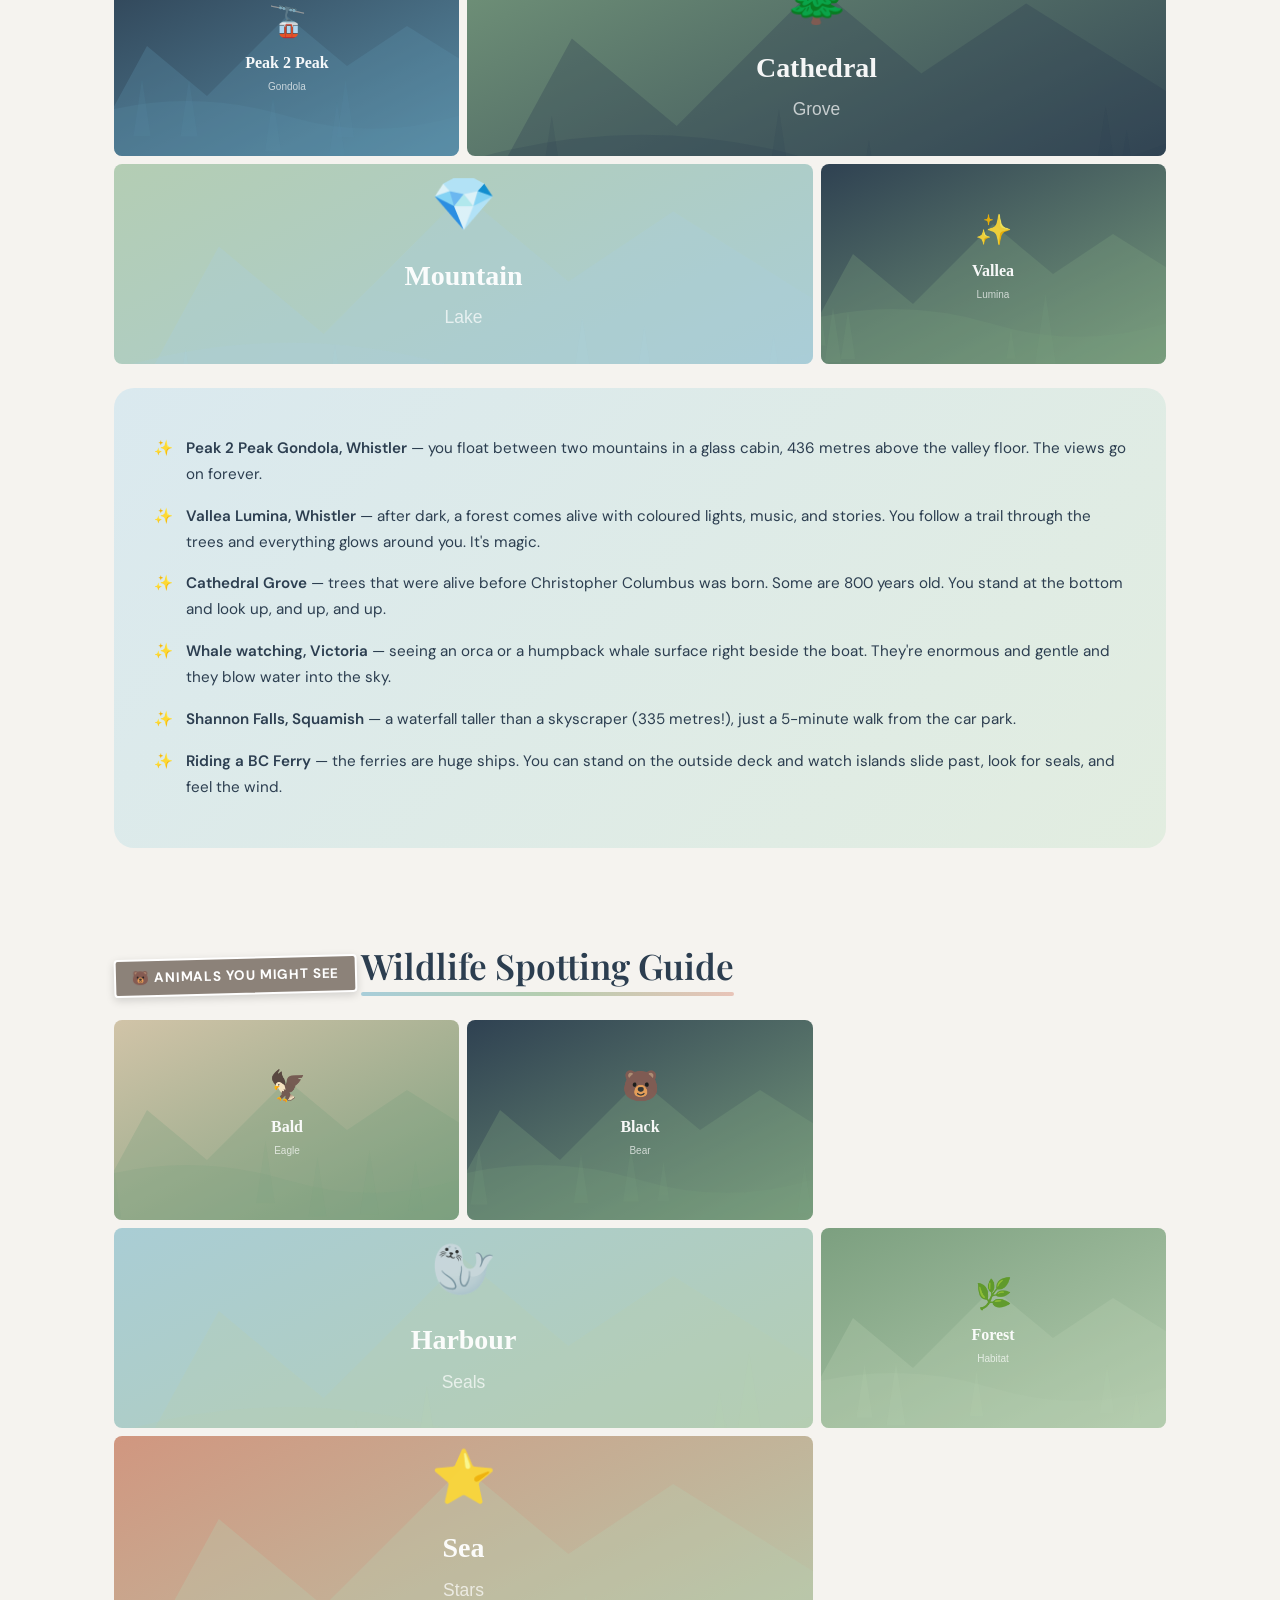
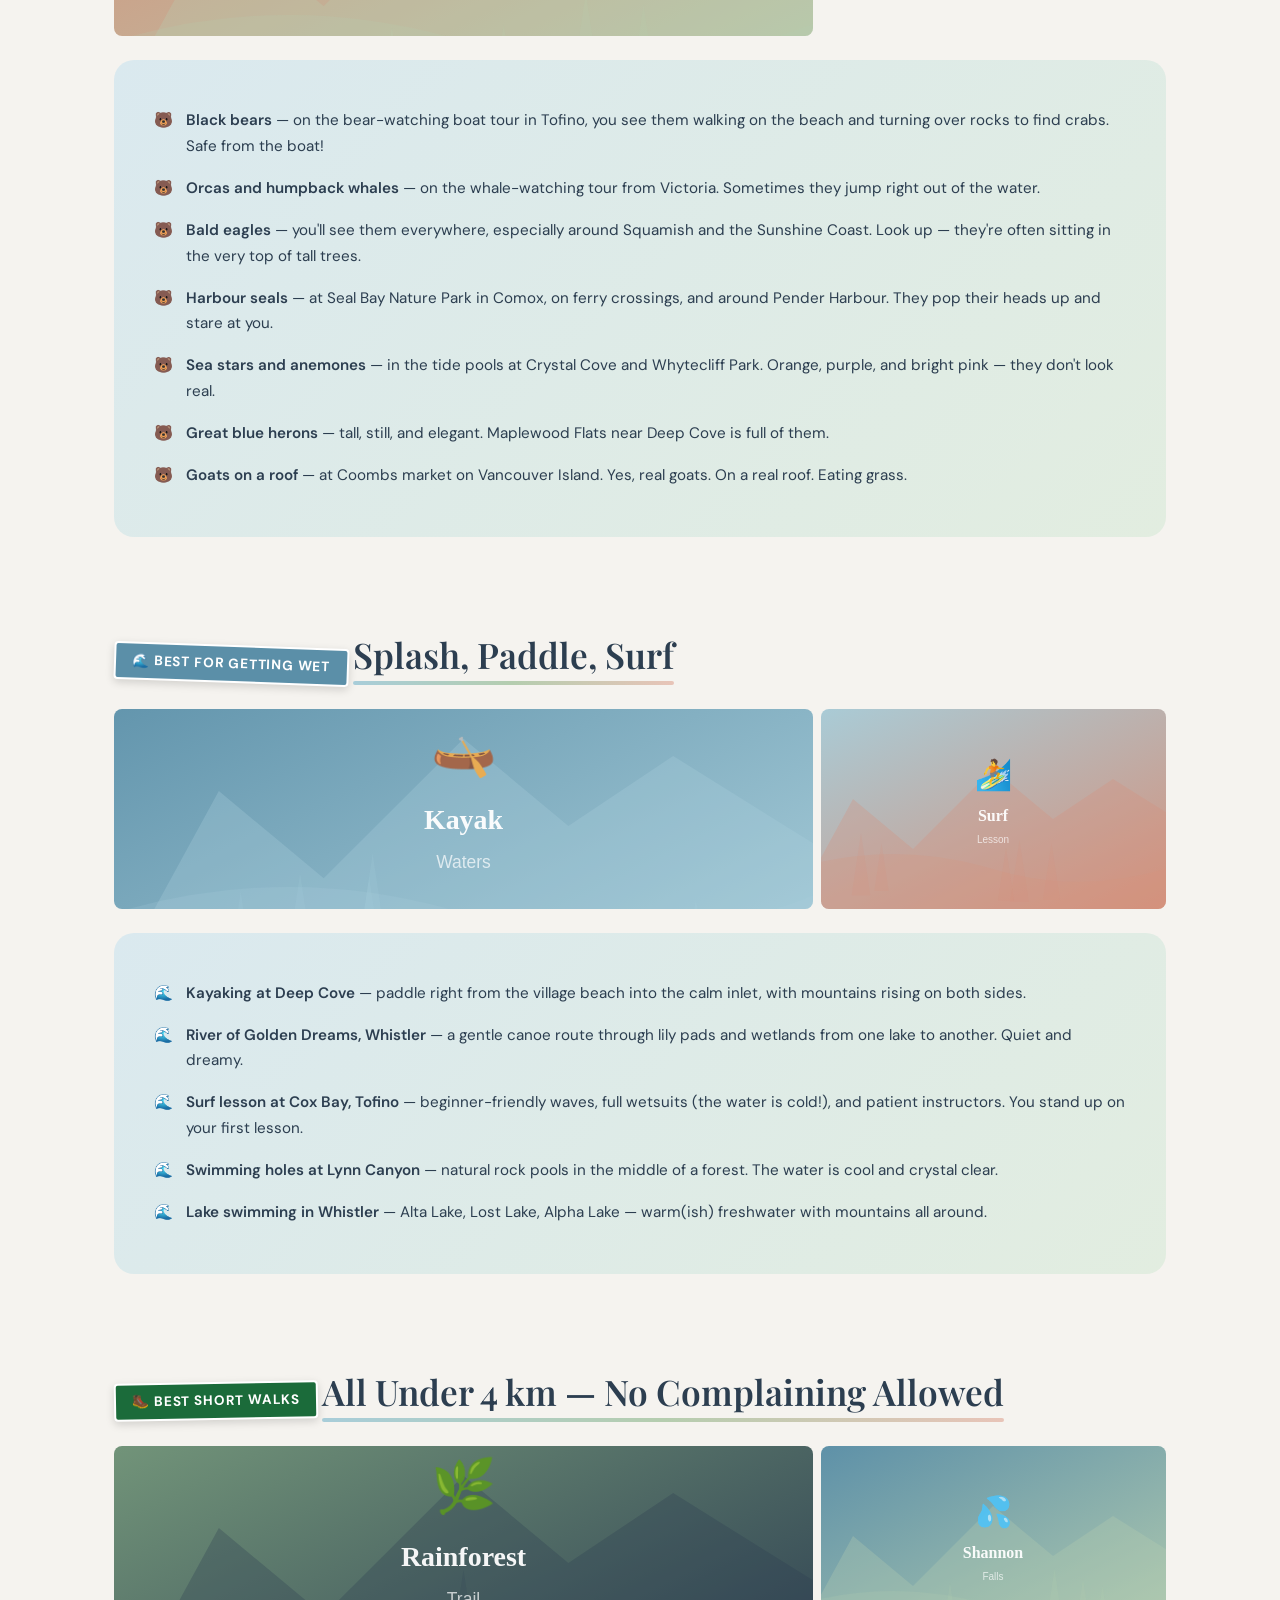
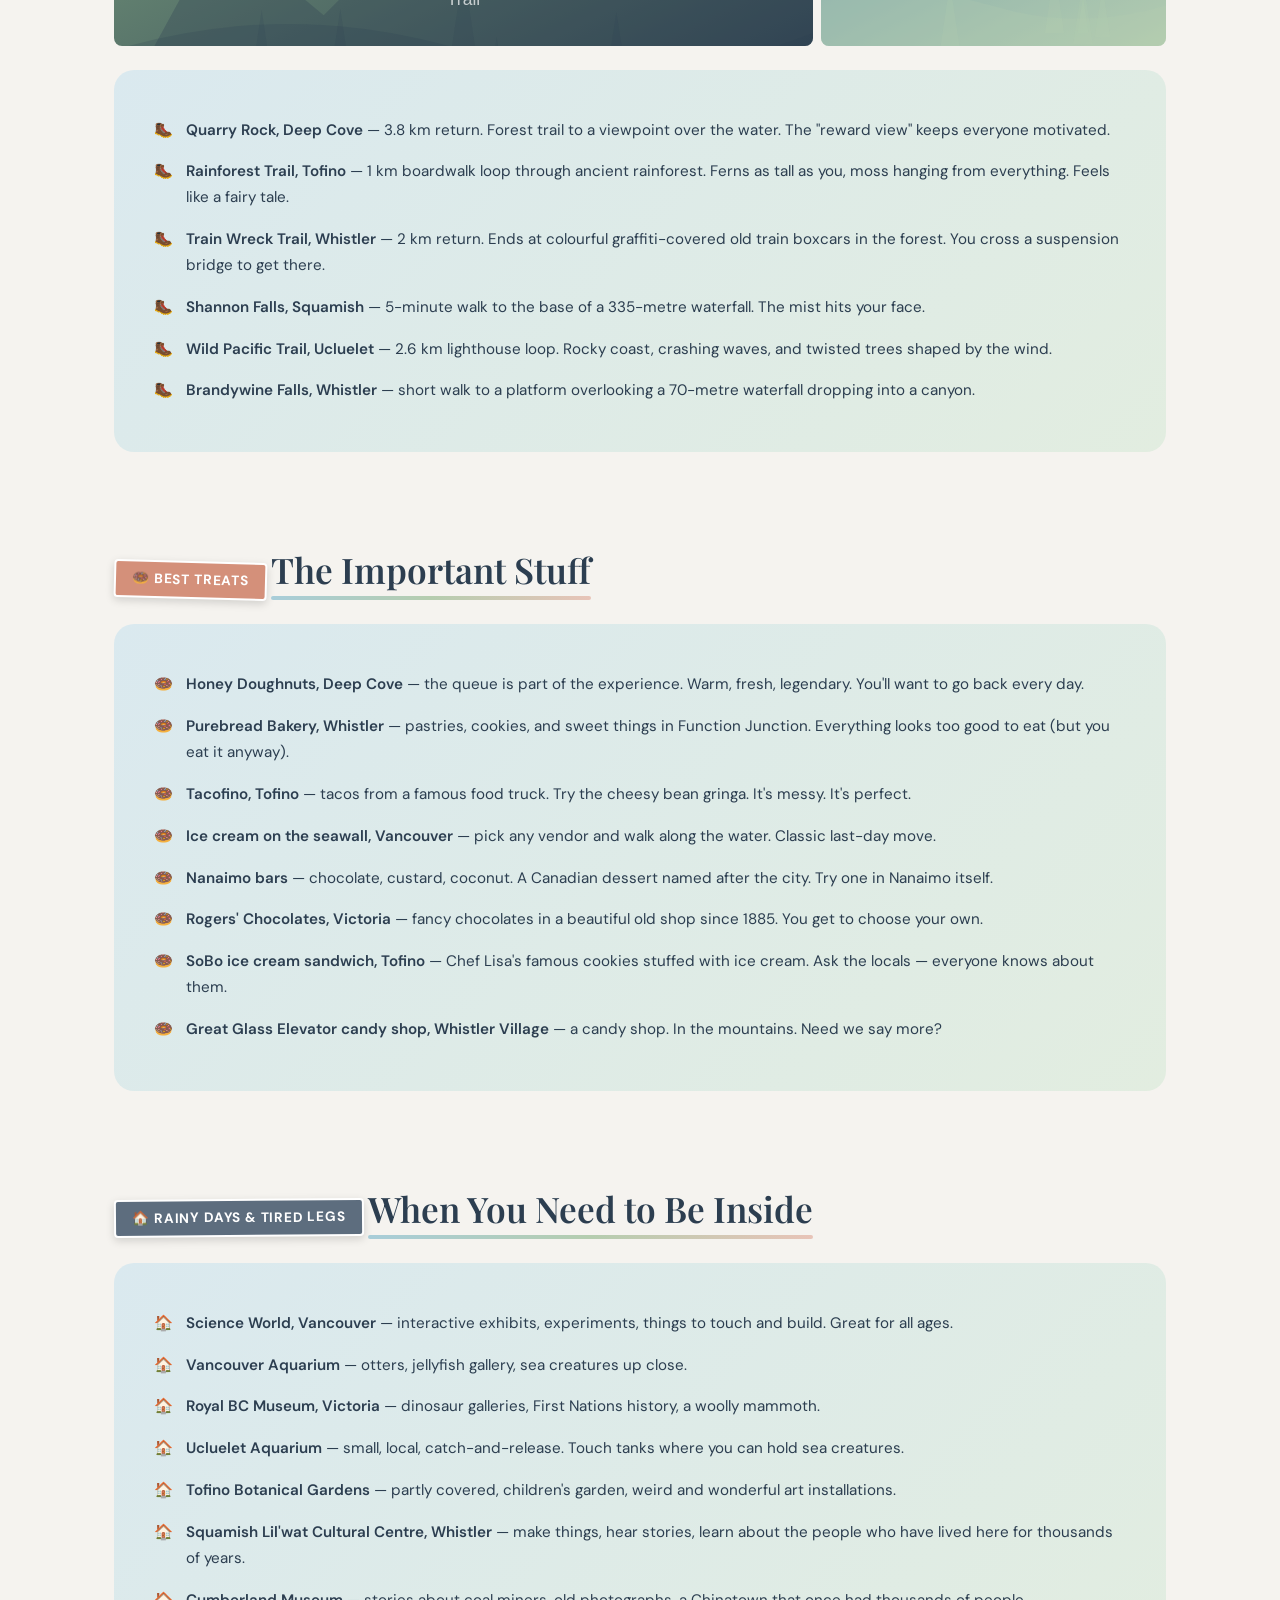
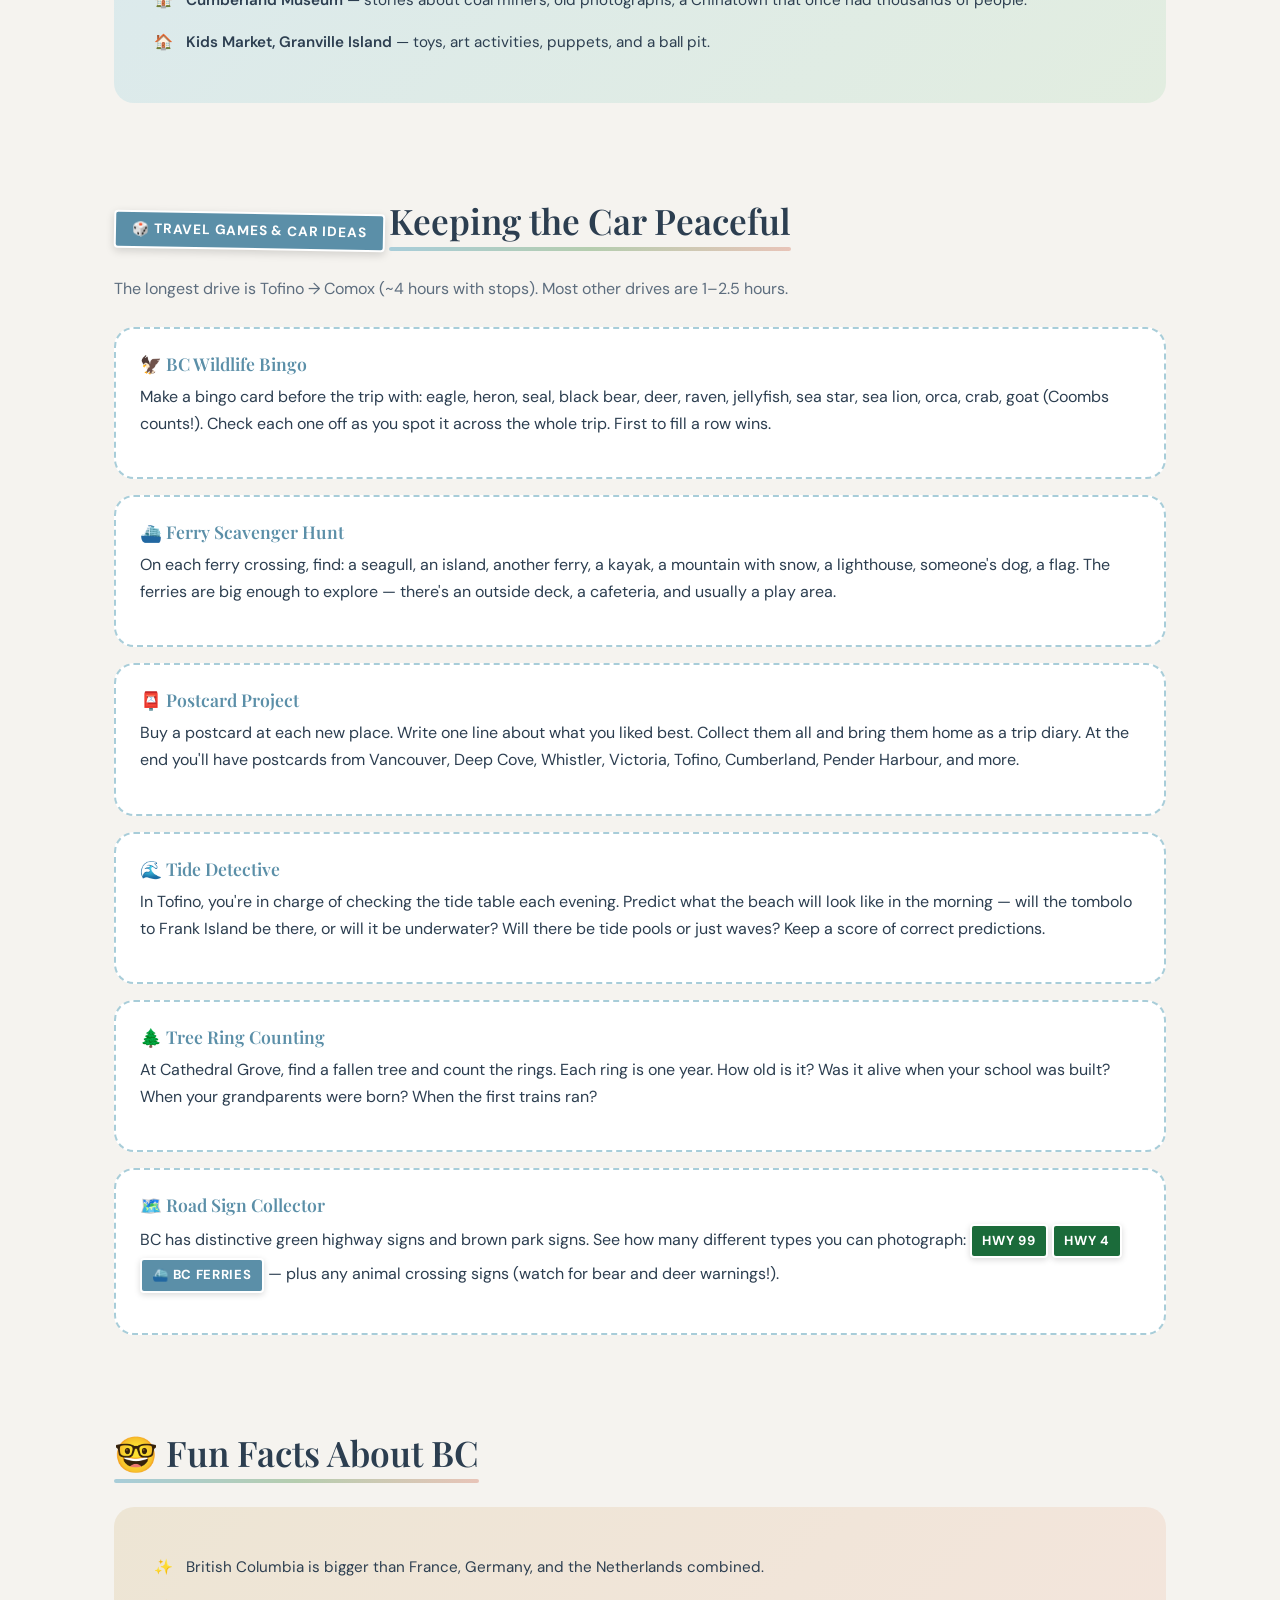
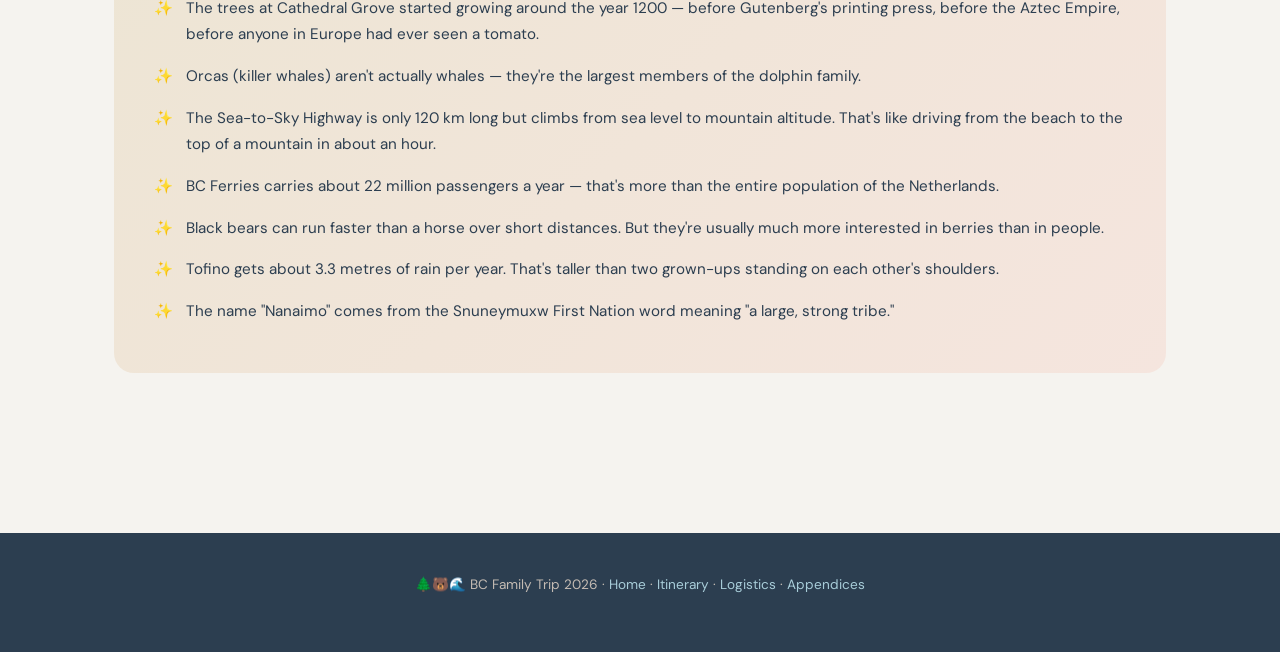
<file: kids.html>
<!DOCTYPE html>
<html lang="en">
<head>
  <meta charset="UTF-8">
  <meta name="viewport" content="width=device-width, initial-scale=1.0">
  <title>Kids Corner — BC Family Trip 2026</title>
  <link rel="stylesheet" href="css/style.css">
  <style>
    .kids-hero { background: linear-gradient(135deg, var(--ocean-pale), var(--forest-pale), var(--sunset-pale)); min-height: 30vh; display: flex; align-items: center; justify-content: center; text-align: center; padding: var(--space-2xl) var(--space-lg); }
    .kids-hero h1 { font-size: clamp(2.2rem, 6vw, 3.8rem); }
    .kids-emoji-row { font-size: 2rem; letter-spacing: 0.3em; margin-bottom: var(--space-md); }
    .kids-section { margin-bottom: var(--space-3xl); }
    .kids-section h2 { position: relative; display: inline-block; }
    .kids-section h2::after { content: ''; display: block; width: 100%; height: 4px; background: linear-gradient(90deg, var(--ocean-light), var(--forest-light), var(--sunset-light)); border-radius: 2px; margin-top: 4px; }
    .kids-img-mosaic { display: grid; grid-template-columns: repeat(3, 1fr); gap: var(--space-sm); margin-bottom: var(--space-lg); }
    .kids-img-mosaic img { width: 100%; height: 200px; object-fit: cover; border-radius: var(--radius-sm); }
    .kids-img-mosaic .span-2 { grid-column: span 2; }
    .kids-img-mosaic .tall { grid-row: span 2; height: 100%; }
    @media (max-width: 600px) { .kids-img-mosaic { grid-template-columns: 1fr 1fr; } .kids-img-mosaic .span-2 { grid-column: span 1; } }
    .game-card { background: var(--card-bg); border: 2px dashed var(--ocean-light); border-radius: var(--radius-lg); padding: var(--space-lg); margin-bottom: var(--space-md); }
    .game-card h4 { color: var(--ocean); font-family: var(--font-display); }
    .sign-post { display: inline-block; background: var(--forest); color: white; font-weight: 700; padding: 0.4em 1.2em; border-radius: 4px; font-size: 0.85rem; text-transform: uppercase; letter-spacing: 0.06em; border: 2px solid white; box-shadow: 0 3px 8px rgba(0,0,0,0.15); margin-bottom: var(--space-md); transform: rotate(-2deg); }
  </style>
</head>
<body>

<nav class="site-nav">
  <div class="nav-inner">
    <a href="index.html" class="nav-logo">🌲 BC 2026</a>
    <div class="nav-links">
      <a href="index.html">Overview</a>
      <a href="itinerary.html">Itinerary</a>
      <a href="logistics.html">Logistics</a>
      <a href="kids.html">Kids Corner</a>
      <a href="appendices.html">Appendices</a>
    </div>
  </div>
</nav>

<!-- Kids Hero -->
<div class="kids-hero">
  <div>
    <div class="kids-emoji-row">🌲 🐻 🌊 🏔️ ⛴️ 🦅 🐚 🍩</div>
    <h1>Kids Corner</h1>
    <p style="font-size: 1.15rem; color: var(--ink-light); max-width: 500px; margin: 0 auto;">Everything to get excited about — beaches, animals, forest walks, treats, and travel games for 33 days in British Columbia</p>
  </div>
</div>

<div class="container">

  <!-- Best Beaches -->
  <section class="kids-section">
    <div class="sign-post">🏖️ Best Beaches for Playing</div>
    <h2>Sandy Toes & Tide Pools</h2>

    <div class="kids-img-mosaic">
      <img src="images/kids-rathtrevor.svg" alt="Rathtrevor" style="border-radius: 8px; width: 100%; height: 200px; object-fit: cover; grid-column: span 2;">
      <img src="images/kids-tidepools.svg" alt="Tidepools" style="border-radius: 8px; width: 100%; height: 200px; object-fit: cover;">
      <img src="images/kids-beachplay.svg" alt="Beachplay" style="border-radius: 8px; width: 100%; height: 200px; object-fit: cover;">
      <img src="images/kids-chesterman.svg" alt="Chesterman" style="border-radius: 8px; width: 100%; height: 200px; object-fit: cover; grid-column: span 2;">
    </div>

    <div class="kids-highlight">
      <ul class="kids-list beaches">
        <li><strong>Rathtrevor Beach, Parksville</strong> — when the tide goes out, warm shallow pools appear on the sand for hours. You can splash, build, and explore without the cold ocean waves.</li>
        <li><strong>Chesterman Beach, Tofino</strong> — long golden sand with gentle surf. At low tide, you can walk across to a small island (Frank Island) on a sandy bridge that disappears when the tide comes back!</li>
        <li><strong>Crystal Cove & Mackenzie Beach, Tofino</strong> — rocky tide pools full of sea stars, hermit crabs, anemones, and tiny fish. Bring a magnifying glass.</li>
        <li><strong>Lakeside Park, Alta Lake, Whistler</strong> — a mountain lake with a sandy beach, swimming dock, a floating raft to climb on, and a playground right there.</li>
        <li><strong>Long Beach, Pacific Rim</strong> — one of the longest beaches on Vancouver Island. Wild, wide, and magical.</li>
      </ul>
    </div>
  </section>

  <!-- Wow Moments -->
  <section class="kids-section">
    <div class="sign-post" style="background: var(--sunset); transform: rotate(1deg);">✨ Best "Wow" Moments</div>
    <h2>Things You'll Remember Forever</h2>

    <div class="kids-img-mosaic">
      <img src="images/kids-gondola.svg" alt="Gondola" style="border-radius: 8px; width: 100%; height: 200px; object-fit: cover;">
      <img src="images/kids-cathedral.svg" alt="Cathedral" style="border-radius: 8px; width: 100%; height: 200px; object-fit: cover; grid-column: span 2;">
      <img src="images/kids-lake.svg" alt="Lake" style="border-radius: 8px; width: 100%; height: 200px; object-fit: cover; grid-column: span 2;">
      <img src="images/kids-lumina.svg" alt="Lumina" style="border-radius: 8px; width: 100%; height: 200px; object-fit: cover;">
    </div>

    <div class="kids-highlight">
      <ul class="kids-list wow">
        <li><strong>Peak 2 Peak Gondola, Whistler</strong> — you float between two mountains in a glass cabin, 436 metres above the valley floor. The views go on forever.</li>
        <li><strong>Vallea Lumina, Whistler</strong> — after dark, a forest comes alive with coloured lights, music, and stories. You follow a trail through the trees and everything glows around you. It's magic.</li>
        <li><strong>Cathedral Grove</strong> — trees that were alive before Christopher Columbus was born. Some are 800 years old. You stand at the bottom and look up, and up, and up.</li>
        <li><strong>Whale watching, Victoria</strong> — seeing an orca or a humpback whale surface right beside the boat. They're enormous and gentle and they blow water into the sky.</li>
        <li><strong>Shannon Falls, Squamish</strong> — a waterfall taller than a skyscraper (335 metres!), just a 5-minute walk from the car park.</li>
        <li><strong>Riding a BC Ferry</strong> — the ferries are huge ships. You can stand on the outside deck and watch islands slide past, look for seals, and feel the wind.</li>
      </ul>
    </div>
  </section>

  <!-- Animals -->
  <section class="kids-section">
    <div class="sign-post" style="background: var(--driftwood); transform: rotate(-1.5deg);">🐻 Animals You Might See</div>
    <h2>Wildlife Spotting Guide</h2>

    <div class="kids-img-mosaic">
      <img src="images/kids-eagle.svg" alt="Eagle" style="border-radius: 8px; width: 100%; height: 200px; object-fit: cover;">
      <img src="images/kids-bear.svg" alt="Bear" style="border-radius: 8px; width: 100%; height: 200px; object-fit: cover;">
      <img src="images/kids-seals.svg" alt="Seals" style="border-radius: 8px; width: 100%; height: 200px; object-fit: cover; grid-column: span 2;">
      <img src="images/kids-forest.svg" alt="Forest" style="border-radius: 8px; width: 100%; height: 200px; object-fit: cover;">
      <img src="images/kids-starfish.svg" alt="Starfish" style="border-radius: 8px; width: 100%; height: 200px; object-fit: cover; grid-column: span 2;">
    </div>

    <div class="kids-highlight">
      <ul class="kids-list animals">
        <li><strong>Black bears</strong> — on the bear-watching boat tour in Tofino, you see them walking on the beach and turning over rocks to find crabs. Safe from the boat!</li>
        <li><strong>Orcas and humpback whales</strong> — on the whale-watching tour from Victoria. Sometimes they jump right out of the water.</li>
        <li><strong>Bald eagles</strong> — you'll see them everywhere, especially around Squamish and the Sunshine Coast. Look up — they're often sitting in the very top of tall trees.</li>
        <li><strong>Harbour seals</strong> — at Seal Bay Nature Park in Comox, on ferry crossings, and around Pender Harbour. They pop their heads up and stare at you.</li>
        <li><strong>Sea stars and anemones</strong> — in the tide pools at Crystal Cove and Whytecliff Park. Orange, purple, and bright pink — they don't look real.</li>
        <li><strong>Great blue herons</strong> — tall, still, and elegant. Maplewood Flats near Deep Cove is full of them.</li>
        <li><strong>Goats on a roof</strong> — at Coombs market on Vancouver Island. Yes, real goats. On a real roof. Eating grass.</li>
      </ul>
    </div>
  </section>

  <!-- Getting Wet -->
  <section class="kids-section">
    <div class="sign-post" style="background: var(--ocean); transform: rotate(2deg);">🌊 Best for Getting Wet</div>
    <h2>Splash, Paddle, Surf</h2>

    <div class="kids-img-mosaic">
      <img src="images/kids-kayak.svg" alt="Kayak" style="border-radius: 8px; width: 100%; height: 200px; object-fit: cover; grid-column: span 2;">
      <img src="images/kids-surfing.svg" alt="Surfing" style="border-radius: 8px; width: 100%; height: 200px; object-fit: cover;">
    </div>

    <div class="kids-highlight">
      <ul class="kids-list water">
        <li><strong>Kayaking at Deep Cove</strong> — paddle right from the village beach into the calm inlet, with mountains rising on both sides.</li>
        <li><strong>River of Golden Dreams, Whistler</strong> — a gentle canoe route through lily pads and wetlands from one lake to another. Quiet and dreamy.</li>
        <li><strong>Surf lesson at Cox Bay, Tofino</strong> — beginner-friendly waves, full wetsuits (the water is cold!), and patient instructors. You stand up on your first lesson.</li>
        <li><strong>Swimming holes at Lynn Canyon</strong> — natural rock pools in the middle of a forest. The water is cool and crystal clear.</li>
        <li><strong>Lake swimming in Whistler</strong> — Alta Lake, Lost Lake, Alpha Lake — warm(ish) freshwater with mountains all around.</li>
      </ul>
    </div>
  </section>

  <!-- Short Walks -->
  <section class="kids-section">
    <div class="sign-post" style="background: #1B6B3A; transform: rotate(-1deg);">🥾 Best Short Walks</div>
    <h2>All Under 4 km — No Complaining Allowed</h2>

    <div class="kids-img-mosaic">
      <img src="images/kids-rainforest.svg" alt="Rainforest" style="border-radius: 8px; width: 100%; height: 200px; object-fit: cover; grid-column: span 2;">
      <img src="images/kids-waterfall.svg" alt="Waterfall" style="border-radius: 8px; width: 100%; height: 200px; object-fit: cover;">
    </div>

    <div class="kids-highlight">
      <ul class="kids-list walks">
        <li><strong>Quarry Rock, Deep Cove</strong> — 3.8 km return. Forest trail to a viewpoint over the water. The "reward view" keeps everyone motivated.</li>
        <li><strong>Rainforest Trail, Tofino</strong> — 1 km boardwalk loop through ancient rainforest. Ferns as tall as you, moss hanging from everything. Feels like a fairy tale.</li>
        <li><strong>Train Wreck Trail, Whistler</strong> — 2 km return. Ends at colourful graffiti-covered old train boxcars in the forest. You cross a suspension bridge to get there.</li>
        <li><strong>Shannon Falls, Squamish</strong> — 5-minute walk to the base of a 335-metre waterfall. The mist hits your face.</li>
        <li><strong>Wild Pacific Trail, Ucluelet</strong> — 2.6 km lighthouse loop. Rocky coast, crashing waves, and twisted trees shaped by the wind.</li>
        <li><strong>Brandywine Falls, Whistler</strong> — short walk to a platform overlooking a 70-metre waterfall dropping into a canyon.</li>
      </ul>
    </div>
  </section>

  <!-- Best Treats -->
  <section class="kids-section">
    <div class="sign-post" style="background: var(--sunset); transform: rotate(1.5deg);">🍩 Best Treats</div>
    <h2>The Important Stuff</h2>

    <div class="kids-highlight">
      <ul class="kids-list treats">
        <li><strong>Honey Doughnuts, Deep Cove</strong> — the queue is part of the experience. Warm, fresh, legendary. You'll want to go back every day.</li>
        <li><strong>Purebread Bakery, Whistler</strong> — pastries, cookies, and sweet things in Function Junction. Everything looks too good to eat (but you eat it anyway).</li>
        <li><strong>Tacofino, Tofino</strong> — tacos from a famous food truck. Try the cheesy bean gringa. It's messy. It's perfect.</li>
        <li><strong>Ice cream on the seawall, Vancouver</strong> — pick any vendor and walk along the water. Classic last-day move.</li>
        <li><strong>Nanaimo bars</strong> — chocolate, custard, coconut. A Canadian dessert named after the city. Try one in Nanaimo itself.</li>
        <li><strong>Rogers' Chocolates, Victoria</strong> — fancy chocolates in a beautiful old shop since 1885. You get to choose your own.</li>
        <li><strong>SoBo ice cream sandwich, Tofino</strong> — Chef Lisa's famous cookies stuffed with ice cream. Ask the locals — everyone knows about them.</li>
        <li><strong>Great Glass Elevator candy shop, Whistler Village</strong> — a candy shop. In the mountains. Need we say more?</li>
      </ul>
    </div>
  </section>

  <!-- Rainy Day -->
  <section class="kids-section">
    <div class="sign-post" style="background: var(--ink-light); transform: rotate(-0.5deg);">🏠 Rainy Days & Tired Legs</div>
    <h2>When You Need to Be Inside</h2>

    <div class="kids-highlight">
      <ul class="kids-list rain">
        <li><strong>Science World, Vancouver</strong> — interactive exhibits, experiments, things to touch and build. Great for all ages.</li>
        <li><strong>Vancouver Aquarium</strong> — otters, jellyfish gallery, sea creatures up close.</li>
        <li><strong>Royal BC Museum, Victoria</strong> — dinosaur galleries, First Nations history, a woolly mammoth.</li>
        <li><strong>Ucluelet Aquarium</strong> — small, local, catch-and-release. Touch tanks where you can hold sea creatures.</li>
        <li><strong>Tofino Botanical Gardens</strong> — partly covered, children's garden, weird and wonderful art installations.</li>
        <li><strong>Squamish Lil'wat Cultural Centre, Whistler</strong> — make things, hear stories, learn about the people who have lived here for thousands of years.</li>
        <li><strong>Cumberland Museum</strong> — stories about coal miners, old photographs, a Chinatown that once had thousands of people.</li>
        <li><strong>Kids Market, Granville Island</strong> — toys, art activities, puppets, and a ball pit.</li>
      </ul>
    </div>
  </section>

  <!-- Travel Games -->
  <section class="kids-section">
    <div class="sign-post" style="background: var(--ocean); transform: rotate(1deg);">🎲 Travel Games & Car Ideas</div>
    <h2>Keeping the Car Peaceful</h2>
    <p style="margin-bottom: var(--space-lg); color: var(--ink-light);">The longest drive is Tofino → Comox (~4 hours with stops). Most other drives are 1–2.5 hours.</p>

    <div class="game-card">
      <h4>🦅 BC Wildlife Bingo</h4>
      <p>Make a bingo card before the trip with: eagle, heron, seal, black bear, deer, raven, jellyfish, sea star, sea lion, orca, crab, goat (Coombs counts!). Check each one off as you spot it across the whole trip. First to fill a row wins.</p>
    </div>

    <div class="game-card">
      <h4>⛴️ Ferry Scavenger Hunt</h4>
      <p>On each ferry crossing, find: a seagull, an island, another ferry, a kayak, a mountain with snow, a lighthouse, someone's dog, a flag. The ferries are big enough to explore — there's an outside deck, a cafeteria, and usually a play area.</p>
    </div>

    <div class="game-card">
      <h4>📮 Postcard Project</h4>
      <p>Buy a postcard at each new place. Write one line about what you liked best. Collect them all and bring them home as a trip diary. At the end you'll have postcards from Vancouver, Deep Cove, Whistler, Victoria, Tofino, Cumberland, Pender Harbour, and more.</p>
    </div>

    <div class="game-card">
      <h4>🌊 Tide Detective</h4>
      <p>In Tofino, you're in charge of checking the tide table each evening. Predict what the beach will look like in the morning — will the tombolo to Frank Island be there, or will it be underwater? Will there be tide pools or just waves? Keep a score of correct predictions.</p>
    </div>

    <div class="game-card">
      <h4>🌲 Tree Ring Counting</h4>
      <p>At Cathedral Grove, find a fallen tree and count the rings. Each ring is one year. How old is it? Was it alive when your school was built? When your grandparents were born? When the first trains ran?</p>
    </div>

    <div class="game-card">
      <h4>🗺️ Road Sign Collector</h4>
      <p>BC has distinctive green highway signs and brown park signs. See how many different types you can photograph: <span class="road-sign hwy">HWY 99</span> <span class="road-sign hwy">HWY 4</span> <span class="road-sign ferry">⛴️ BC FERRIES</span> — plus any animal crossing signs (watch for bear and deer warnings!).</p>
    </div>
  </section>

  <!-- Fun Facts -->
  <section class="kids-section">
    <h2>🤓 Fun Facts About BC</h2>
    <div class="kids-highlight" style="background: linear-gradient(135deg, var(--sand-light), var(--sunset-pale));">
      <ul class="kids-list wow">
        <li>British Columbia is bigger than France, Germany, and the Netherlands combined.</li>
        <li>The trees at Cathedral Grove started growing around the year 1200 — before Gutenberg's printing press, before the Aztec Empire, before anyone in Europe had ever seen a tomato.</li>
        <li>Orcas (killer whales) aren't actually whales — they're the largest members of the dolphin family.</li>
        <li>The Sea-to-Sky Highway is only 120 km long but climbs from sea level to mountain altitude. That's like driving from the beach to the top of a mountain in about an hour.</li>
        <li>BC Ferries carries about 22 million passengers a year — that's more than the entire population of the Netherlands.</li>
        <li>Black bears can run faster than a horse over short distances. But they're usually much more interested in berries than in people.</li>
        <li>Tofino gets about 3.3 metres of rain per year. That's taller than two grown-ups standing on each other's shoulders.</li>
        <li>The name "Nanaimo" comes from the Snuneymuxw First Nation word meaning "a large, strong tribe."</li>
      </ul>
    </div>
  </section>

</div>

<footer class="site-footer">
  <p>🌲🐻🌊 BC Family Trip 2026 · <a href="index.html">Home</a> · <a href="itinerary.html">Itinerary</a> · <a href="logistics.html">Logistics</a> · <a href="appendices.html">Appendices</a></p>
</footer>

<script src="js/main.js"></script>
</body>
</html>
</file>
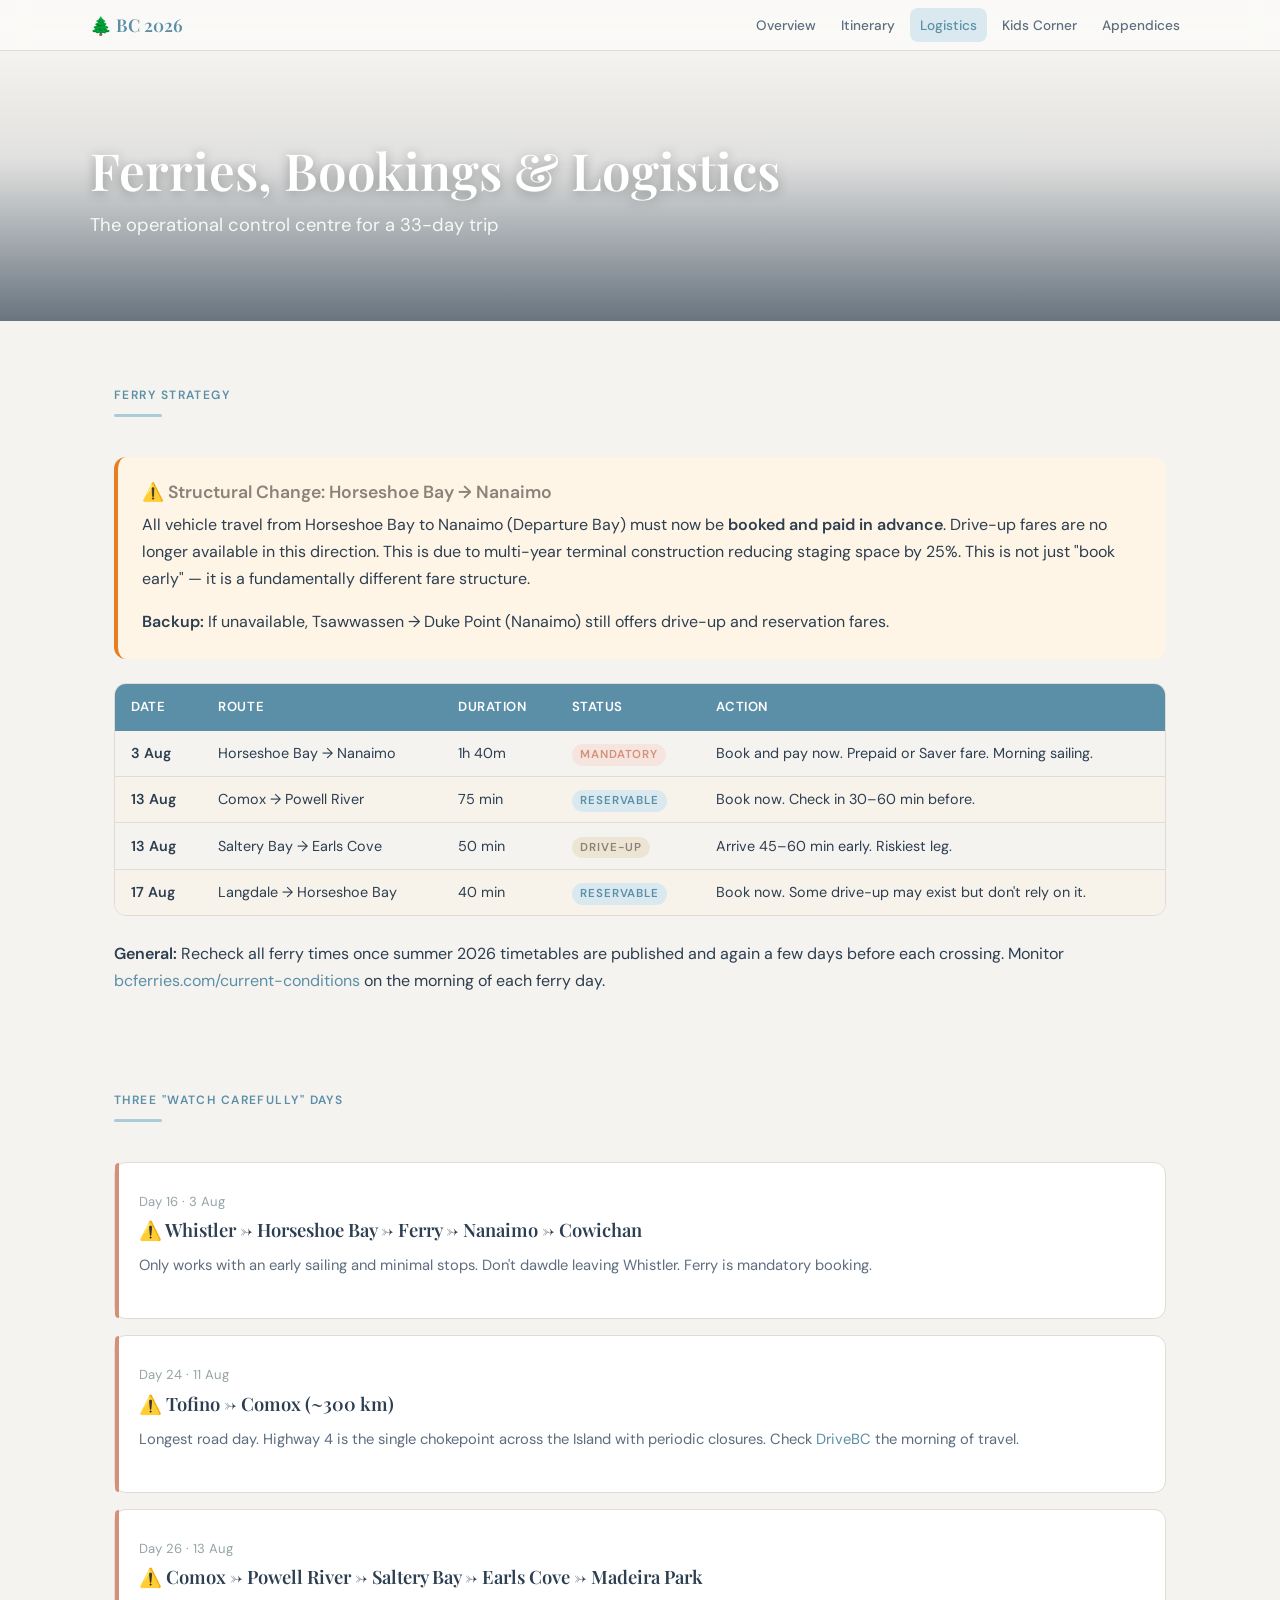
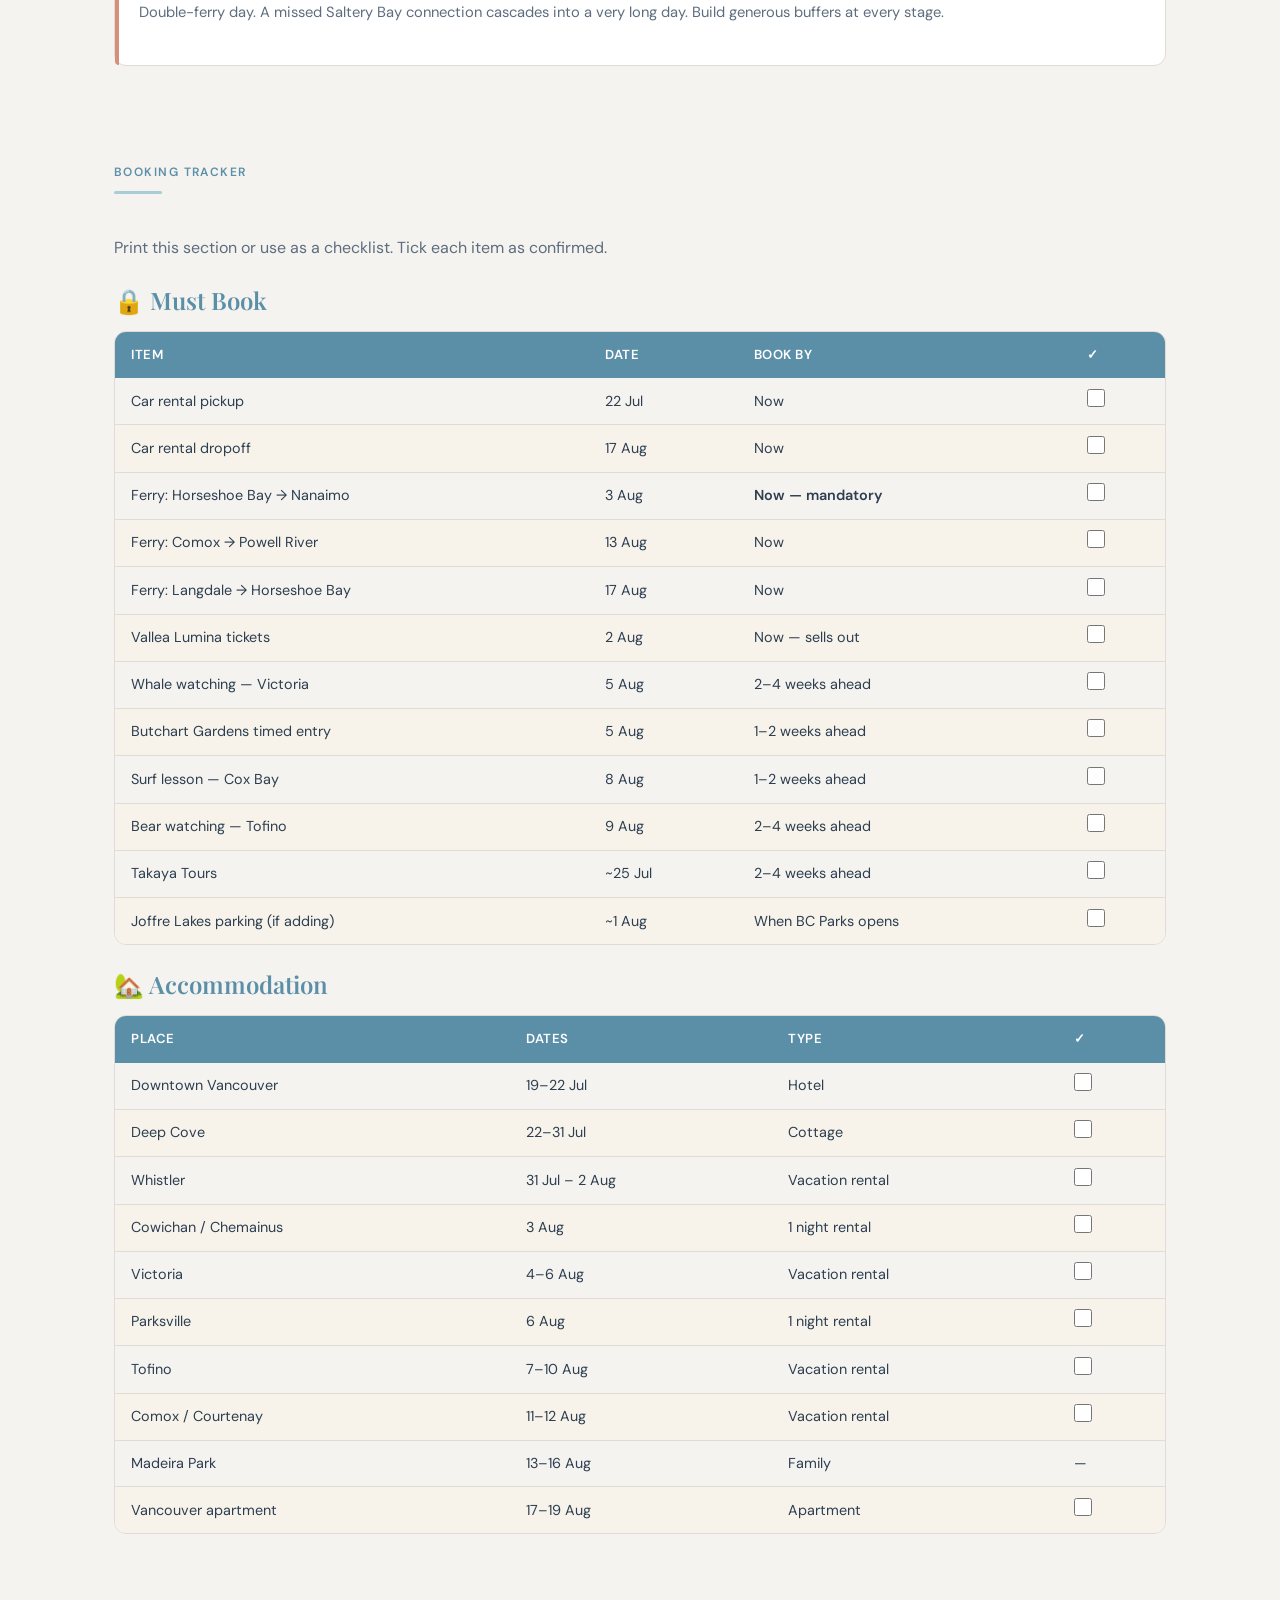
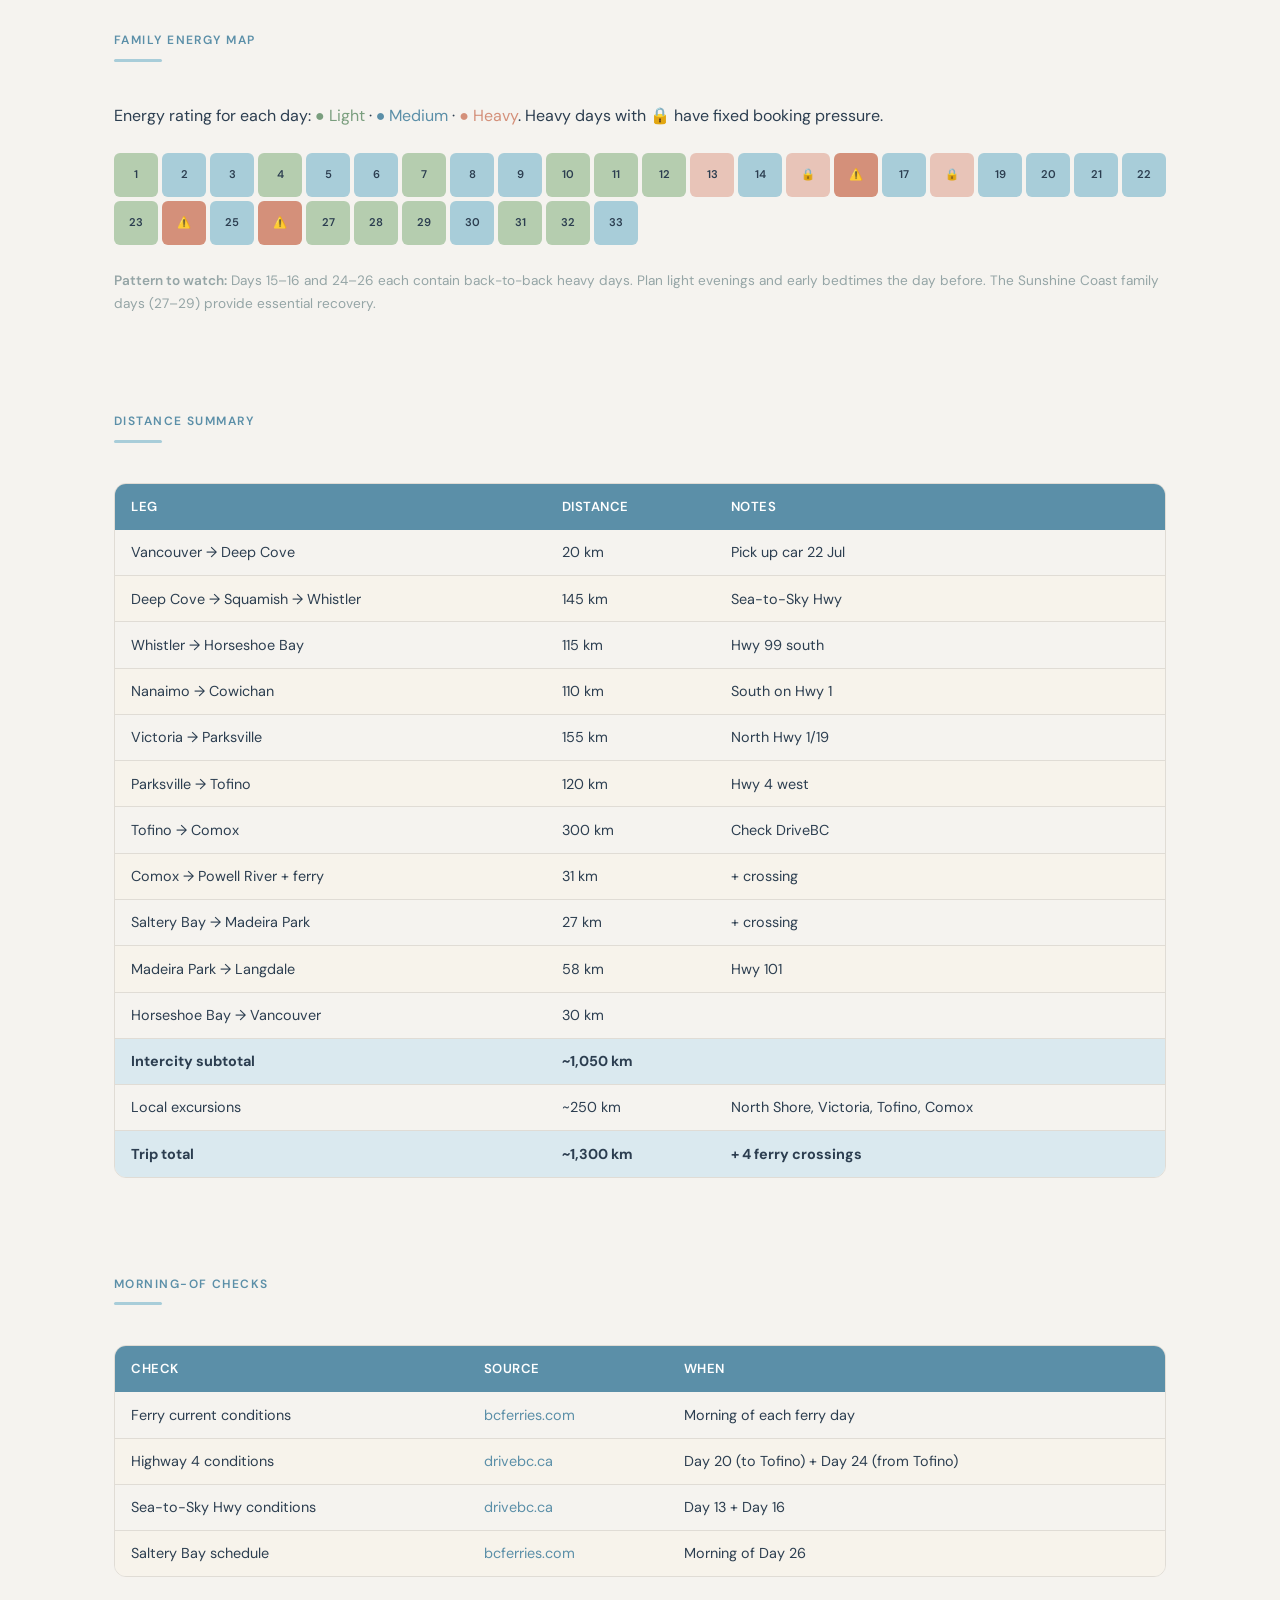
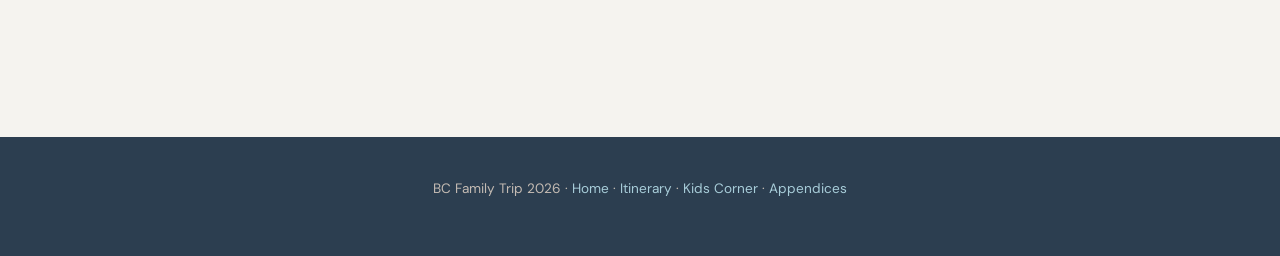
<file: logistics.html>
<!DOCTYPE html>
<html lang="en">
<head>
  <meta charset="UTF-8">
  <meta name="viewport" content="width=device-width, initial-scale=1.0">
  <title>Logistics — BC Family Trip 2026</title>
  <link rel="stylesheet" href="css/style.css">
</head>
<body>

<nav class="site-nav">
  <div class="nav-inner">
    <a href="index.html" class="nav-logo">🌲 BC 2026</a>
    <div class="nav-links">
      <a href="index.html">Overview</a>
      <a href="itinerary.html">Itinerary</a>
      <a href="logistics.html">Logistics</a>
      <a href="kids.html">Kids Corner</a>
      <a href="appendices.html">Appendices</a>
    </div>
  </div>
</nav>

<section class="hero" style="min-height: 30vh;">
  <div class="hero-bg" style="background-image: url('images/hero-ferries.svg'); background-size: cover; background-position: center;"></div>
  <div class="hero-overlay"></div>
  <div class="hero-content">
    <h1>Ferries, Bookings & Logistics</h1>
    <p class="hero-subtitle">The operational control centre for a 33-day trip</p>
  </div>
</section>

<div class="container">

  <!-- Ferry Strategy -->
  <section class="section">
    <p class="section-label">Ferry Strategy</p>
    <div class="section-divider"></div>

    <div class="callout callout-warning">
      <h4>⚠️ Structural Change: Horseshoe Bay → Nanaimo</h4>
      <p>All vehicle travel from Horseshoe Bay to Nanaimo (Departure Bay) must now be <strong>booked and paid in advance</strong>. Drive-up fares are no longer available in this direction. This is due to multi-year terminal construction reducing staging space by 25%. This is not just "book early" — it is a fundamentally different fare structure.</p>
      <p><strong>Backup:</strong> If unavailable, Tsawwassen → Duke Point (Nanaimo) still offers drive-up and reservation fares.</p>
    </div>

    <div class="table-wrap">
      <table>
        <thead>
          <tr><th>Date</th><th>Route</th><th>Duration</th><th>Status</th><th>Action</th></tr>
        </thead>
        <tbody>
          <tr><td><strong>3 Aug</strong></td><td>Horseshoe Bay → Nanaimo</td><td>1h 40m</td><td><span class="badge badge-sunset">Mandatory</span></td><td>Book and pay now. Prepaid or Saver fare. Morning sailing.</td></tr>
          <tr><td><strong>13 Aug</strong></td><td>Comox → Powell River</td><td>75 min</td><td><span class="badge badge-ocean">Reservable</span></td><td>Book now. Check in 30–60 min before.</td></tr>
          <tr><td><strong>13 Aug</strong></td><td>Saltery Bay → Earls Cove</td><td>50 min</td><td><span class="badge badge-sand">Drive-up</span></td><td>Arrive 45–60 min early. Riskiest leg.</td></tr>
          <tr><td><strong>17 Aug</strong></td><td>Langdale → Horseshoe Bay</td><td>40 min</td><td><span class="badge badge-ocean">Reservable</span></td><td>Book now. Some drive-up may exist but don't rely on it.</td></tr>
        </tbody>
      </table>
    </div>

    <p><strong>General:</strong> Recheck all ferry times once summer 2026 timetables are published and again a few days before each crossing. Monitor <a href="https://www.bcferries.com/current-conditions">bcferries.com/current-conditions</a> on the morning of each ferry day.</p>
  </section>

  <!-- Watch Carefully -->
  <section class="section">
    <p class="section-label">Three "Watch Carefully" Days</p>
    <div class="section-divider"></div>

    <div class="day-entry heavy"><div class="day-header"><div><span class="day-meta">Day 16 · 3 Aug</span><div class="day-title">⚠️ Whistler → Horseshoe Bay → Ferry → Nanaimo → Cowichan</div></div></div><p class="day-desc">Only works with an early sailing and minimal stops. Don't dawdle leaving Whistler. Ferry is mandatory booking.</p></div>

    <div class="day-entry heavy"><div class="day-header"><div><span class="day-meta">Day 24 · 11 Aug</span><div class="day-title">⚠️ Tofino → Comox (~300 km)</div></div></div><p class="day-desc">Longest road day. Highway 4 is the single chokepoint across the Island with periodic closures. Check <a href="https://www.drivebc.ca">DriveBC</a> the morning of travel.</p></div>

    <div class="day-entry heavy"><div class="day-header"><div><span class="day-meta">Day 26 · 13 Aug</span><div class="day-title">⚠️ Comox → Powell River → Saltery Bay → Earls Cove → Madeira Park</div></div></div><p class="day-desc">Double-ferry day. A missed Saltery Bay connection cascades into a very long day. Build generous buffers at every stage.</p></div>
  </section>

  <!-- Booking Tracker -->
  <section class="section">
    <p class="section-label">Booking Tracker</p>
    <div class="section-divider"></div>
    <p style="margin-bottom: var(--space-lg); color: var(--ink-light);">Print this section or use as a checklist. Tick each item as confirmed.</p>

    <h3>🔒 Must Book</h3>
    <div class="table-wrap">
      <table>
        <thead><tr><th>Item</th><th>Date</th><th>Book By</th><th>✓</th></tr></thead>
        <tbody>
          <tr><td>Car rental pickup</td><td>22 Jul</td><td>Now</td><td><input type="checkbox" class="tracker-check"></td></tr>
          <tr><td>Car rental dropoff</td><td>17 Aug</td><td>Now</td><td><input type="checkbox" class="tracker-check"></td></tr>
          <tr><td>Ferry: Horseshoe Bay → Nanaimo</td><td>3 Aug</td><td><strong>Now — mandatory</strong></td><td><input type="checkbox" class="tracker-check"></td></tr>
          <tr><td>Ferry: Comox → Powell River</td><td>13 Aug</td><td>Now</td><td><input type="checkbox" class="tracker-check"></td></tr>
          <tr><td>Ferry: Langdale → Horseshoe Bay</td><td>17 Aug</td><td>Now</td><td><input type="checkbox" class="tracker-check"></td></tr>
          <tr><td>Vallea Lumina tickets</td><td>2 Aug</td><td>Now — sells out</td><td><input type="checkbox" class="tracker-check"></td></tr>
          <tr><td>Whale watching — Victoria</td><td>5 Aug</td><td>2–4 weeks ahead</td><td><input type="checkbox" class="tracker-check"></td></tr>
          <tr><td>Butchart Gardens timed entry</td><td>5 Aug</td><td>1–2 weeks ahead</td><td><input type="checkbox" class="tracker-check"></td></tr>
          <tr><td>Surf lesson — Cox Bay</td><td>8 Aug</td><td>1–2 weeks ahead</td><td><input type="checkbox" class="tracker-check"></td></tr>
          <tr><td>Bear watching — Tofino</td><td>9 Aug</td><td>2–4 weeks ahead</td><td><input type="checkbox" class="tracker-check"></td></tr>
          <tr><td>Takaya Tours</td><td>~25 Jul</td><td>2–4 weeks ahead</td><td><input type="checkbox" class="tracker-check"></td></tr>
          <tr><td>Joffre Lakes parking (if adding)</td><td>~1 Aug</td><td>When BC Parks opens</td><td><input type="checkbox" class="tracker-check"></td></tr>
        </tbody>
      </table>
    </div>

    <h3>🏡 Accommodation</h3>
    <div class="table-wrap">
      <table>
        <thead><tr><th>Place</th><th>Dates</th><th>Type</th><th>✓</th></tr></thead>
        <tbody>
          <tr><td>Downtown Vancouver</td><td>19–22 Jul</td><td>Hotel</td><td><input type="checkbox" class="tracker-check"></td></tr>
          <tr><td>Deep Cove</td><td>22–31 Jul</td><td>Cottage</td><td><input type="checkbox" class="tracker-check"></td></tr>
          <tr><td>Whistler</td><td>31 Jul – 2 Aug</td><td>Vacation rental</td><td><input type="checkbox" class="tracker-check"></td></tr>
          <tr><td>Cowichan / Chemainus</td><td>3 Aug</td><td>1 night rental</td><td><input type="checkbox" class="tracker-check"></td></tr>
          <tr><td>Victoria</td><td>4–6 Aug</td><td>Vacation rental</td><td><input type="checkbox" class="tracker-check"></td></tr>
          <tr><td>Parksville</td><td>6 Aug</td><td>1 night rental</td><td><input type="checkbox" class="tracker-check"></td></tr>
          <tr><td>Tofino</td><td>7–10 Aug</td><td>Vacation rental</td><td><input type="checkbox" class="tracker-check"></td></tr>
          <tr><td>Comox / Courtenay</td><td>11–12 Aug</td><td>Vacation rental</td><td><input type="checkbox" class="tracker-check"></td></tr>
          <tr><td>Madeira Park</td><td>13–16 Aug</td><td>Family</td><td>—</td></tr>
          <tr><td>Vancouver apartment</td><td>17–19 Aug</td><td>Apartment</td><td><input type="checkbox" class="tracker-check"></td></tr>
        </tbody>
      </table>
    </div>
  </section>

  <!-- Energy Ratings -->
  <section class="section">
    <p class="section-label">Family Energy Map</p>
    <div class="section-divider"></div>
    <p style="margin-bottom: var(--space-lg);">Energy rating for each day: <span style="color: var(--forest);">● Light</span> · <span style="color: var(--ocean);">● Medium</span> · <span style="color: var(--sunset);">● Heavy</span>. Heavy days with 🔒 have fixed booking pressure.</p>

    <div style="display: grid; grid-template-columns: repeat(auto-fill, minmax(42px, 1fr)); gap: 4px; margin-bottom: var(--space-lg);">
      <div title="Day 1: Arrival" style="aspect-ratio: 1; background: var(--forest-light); border-radius: 6px; display: flex; align-items: center; justify-content: center; font-size: 0.7rem; font-weight: 600; color: var(--ink);">1</div>
      <div title="Day 2: Stanley Park" style="aspect-ratio: 1; background: var(--ocean-light); border-radius: 6px; display: flex; align-items: center; justify-content: center; font-size: 0.7rem; font-weight: 600;">2</div>
      <div title="Day 3: Granville Island" style="aspect-ratio: 1; background: var(--ocean-light); border-radius: 6px; display: flex; align-items: center; justify-content: center; font-size: 0.7rem; font-weight: 600;">3</div>
      <div title="Day 4: Pick up car" style="aspect-ratio: 1; background: var(--forest-light); border-radius: 6px; display: flex; align-items: center; justify-content: center; font-size: 0.7rem; font-weight: 600;">4</div>
      <div title="Day 5: Quarry Rock" style="aspect-ratio: 1; background: var(--ocean-light); border-radius: 6px; display: flex; align-items: center; justify-content: center; font-size: 0.7rem; font-weight: 600;">5</div>
      <div title="Day 6: Lynn Canyon" style="aspect-ratio: 1; background: var(--ocean-light); border-radius: 6px; display: flex; align-items: center; justify-content: center; font-size: 0.7rem; font-weight: 600;">6</div>
      <div title="Day 7: Takaya / slow" style="aspect-ratio: 1; background: var(--forest-light); border-radius: 6px; display: flex; align-items: center; justify-content: center; font-size: 0.7rem; font-weight: 600;">7</div>
      <div title="Day 8: Capilano/Grouse" style="aspect-ratio: 1; background: var(--ocean-light); border-radius: 6px; display: flex; align-items: center; justify-content: center; font-size: 0.7rem; font-weight: 600;">8</div>
      <div title="Day 9: Maplewood+Vancouver" style="aspect-ratio: 1; background: var(--ocean-light); border-radius: 6px; display: flex; align-items: center; justify-content: center; font-size: 0.7rem; font-weight: 600;">9</div>
      <div title="Day 10: Lighthouse Park" style="aspect-ratio: 1; background: var(--forest-light); border-radius: 6px; display: flex; align-items: center; justify-content: center; font-size: 0.7rem; font-weight: 600;">10</div>
      <div title="Day 11: Slow day" style="aspect-ratio: 1; background: var(--forest-light); border-radius: 6px; display: flex; align-items: center; justify-content: center; font-size: 0.7rem; font-weight: 600;">11</div>
      <div title="Day 12: Whytecliff + prep" style="aspect-ratio: 1; background: var(--forest-light); border-radius: 6px; display: flex; align-items: center; justify-content: center; font-size: 0.7rem; font-weight: 600;">12</div>
      <div title="Day 13: Drive to Whistler ■ Heavy" style="aspect-ratio: 1; background: var(--sunset-light); border-radius: 6px; display: flex; align-items: center; justify-content: center; font-size: 0.7rem; font-weight: 600;">13</div>
      <div title="Day 14: Peak 2 Peak" style="aspect-ratio: 1; background: var(--ocean-light); border-radius: 6px; display: flex; align-items: center; justify-content: center; font-size: 0.7rem; font-weight: 600;">14</div>
      <div title="Day 15: Vallea Lumina ■ Heavy 🔒" style="aspect-ratio: 1; background: var(--sunset-light); border-radius: 6px; display: flex; align-items: center; justify-content: center; font-size: 0.7rem; font-weight: 700;">🔒</div>
      <div title="Day 16: ⚠️ Ferry day ■ Heavy 🔒" style="aspect-ratio: 1; background: var(--sunset); border-radius: 6px; display: flex; align-items: center; justify-content: center; font-size: 0.7rem; font-weight: 700; color: white;">⚠️</div>
      <div title="Day 17: Cowichan → Victoria" style="aspect-ratio: 1; background: var(--ocean-light); border-radius: 6px; display: flex; align-items: center; justify-content: center; font-size: 0.7rem; font-weight: 600;">17</div>
      <div title="Day 18: Whales + Butchart ■ Heavy 🔒" style="aspect-ratio: 1; background: var(--sunset-light); border-radius: 6px; display: flex; align-items: center; justify-content: center; font-size: 0.7rem; font-weight: 700;">🔒</div>
      <div title="Day 19: Victoria → Parksville" style="aspect-ratio: 1; background: var(--ocean-light); border-radius: 6px; display: flex; align-items: center; justify-content: center; font-size: 0.7rem; font-weight: 600;">19</div>
      <div title="Day 20: Cathedral Grove → Tofino" style="aspect-ratio: 1; background: var(--ocean-light); border-radius: 6px; display: flex; align-items: center; justify-content: center; font-size: 0.7rem; font-weight: 600;">20</div>
      <div title="Day 21: Tofino beaches 🔒" style="aspect-ratio: 1; background: var(--ocean-light); border-radius: 6px; display: flex; align-items: center; justify-content: center; font-size: 0.7rem; font-weight: 600;">21</div>
      <div title="Day 22: Bear watching 🔒" style="aspect-ratio: 1; background: var(--ocean-light); border-radius: 6px; display: flex; align-items: center; justify-content: center; font-size: 0.7rem; font-weight: 600;">22</div>
      <div title="Day 23: Tofino slow day" style="aspect-ratio: 1; background: var(--forest-light); border-radius: 6px; display: flex; align-items: center; justify-content: center; font-size: 0.7rem; font-weight: 600;">23</div>
      <div title="Day 24: ⚠️ Tofino → Comox ■ Heavy" style="aspect-ratio: 1; background: var(--sunset); border-radius: 6px; display: flex; align-items: center; justify-content: center; font-size: 0.7rem; font-weight: 700; color: white;">⚠️</div>
      <div title="Day 25: Cumberland + Seal Bay" style="aspect-ratio: 1; background: var(--ocean-light); border-radius: 6px; display: flex; align-items: center; justify-content: center; font-size: 0.7rem; font-weight: 600;">25</div>
      <div title="Day 26: ⚠️ Double ferry ■ Heavy 🔒" style="aspect-ratio: 1; background: var(--sunset); border-radius: 6px; display: flex; align-items: center; justify-content: center; font-size: 0.7rem; font-weight: 700; color: white;">⚠️</div>
      <div title="Day 27: Family ● Light" style="aspect-ratio: 1; background: var(--forest-light); border-radius: 6px; display: flex; align-items: center; justify-content: center; font-size: 0.7rem; font-weight: 600;">27</div>
      <div title="Day 28: Family ● Light" style="aspect-ratio: 1; background: var(--forest-light); border-radius: 6px; display: flex; align-items: center; justify-content: center; font-size: 0.7rem; font-weight: 600;">28</div>
      <div title="Day 29: Family ● Light" style="aspect-ratio: 1; background: var(--forest-light); border-radius: 6px; display: flex; align-items: center; justify-content: center; font-size: 0.7rem; font-weight: 600;">29</div>
      <div title="Day 30: Ferry home" style="aspect-ratio: 1; background: var(--ocean-light); border-radius: 6px; display: flex; align-items: center; justify-content: center; font-size: 0.7rem; font-weight: 600;">30</div>
      <div title="Day 31: Relaxed" style="aspect-ratio: 1; background: var(--forest-light); border-radius: 6px; display: flex; align-items: center; justify-content: center; font-size: 0.7rem; font-weight: 600;">31</div>
      <div title="Day 32: Final day" style="aspect-ratio: 1; background: var(--forest-light); border-radius: 6px; display: flex; align-items: center; justify-content: center; font-size: 0.7rem; font-weight: 600;">32</div>
      <div title="Day 33: Fly out" style="aspect-ratio: 1; background: var(--ocean-light); border-radius: 6px; display: flex; align-items: center; justify-content: center; font-size: 0.7rem; font-weight: 600;">33</div>
    </div>

    <p style="font-size: 0.85rem; color: var(--ink-faint);"><strong>Pattern to watch:</strong> Days 15–16 and 24–26 each contain back-to-back heavy days. Plan light evenings and early bedtimes the day before. The Sunshine Coast family days (27–29) provide essential recovery.</p>
  </section>

  <!-- Distance Summary -->
  <section class="section">
    <p class="section-label">Distance Summary</p>
    <div class="section-divider"></div>
    <div class="table-wrap">
      <table>
        <thead><tr><th>Leg</th><th>Distance</th><th>Notes</th></tr></thead>
        <tbody>
          <tr><td>Vancouver → Deep Cove</td><td>20 km</td><td>Pick up car 22 Jul</td></tr>
          <tr><td>Deep Cove → Squamish → Whistler</td><td>145 km</td><td>Sea-to-Sky Hwy</td></tr>
          <tr><td>Whistler → Horseshoe Bay</td><td>115 km</td><td>Hwy 99 south</td></tr>
          <tr><td>Nanaimo → Cowichan</td><td>110 km</td><td>South on Hwy 1</td></tr>
          <tr><td>Victoria → Parksville</td><td>155 km</td><td>North Hwy 1/19</td></tr>
          <tr><td>Parksville → Tofino</td><td>120 km</td><td>Hwy 4 west</td></tr>
          <tr><td>Tofino → Comox</td><td>300 km</td><td>Check DriveBC</td></tr>
          <tr><td>Comox → Powell River + ferry</td><td>31 km</td><td>+ crossing</td></tr>
          <tr><td>Saltery Bay → Madeira Park</td><td>27 km</td><td>+ crossing</td></tr>
          <tr><td>Madeira Park → Langdale</td><td>58 km</td><td>Hwy 101</td></tr>
          <tr><td>Horseshoe Bay → Vancouver</td><td>30 km</td><td></td></tr>
          <tr style="font-weight: 700; background: var(--ocean-pale);"><td>Intercity subtotal</td><td>~1,050 km</td><td></td></tr>
          <tr><td>Local excursions</td><td>~250 km</td><td>North Shore, Victoria, Tofino, Comox</td></tr>
          <tr style="font-weight: 700; background: var(--ocean-pale);"><td>Trip total</td><td>~1,300 km</td><td>+ 4 ferry crossings</td></tr>
        </tbody>
      </table>
    </div>
  </section>

  <!-- Morning checks -->
  <section class="section">
    <p class="section-label">Morning-of Checks</p>
    <div class="section-divider"></div>
    <div class="table-wrap">
      <table>
        <thead><tr><th>Check</th><th>Source</th><th>When</th></tr></thead>
        <tbody>
          <tr><td>Ferry current conditions</td><td><a href="https://www.bcferries.com/current-conditions">bcferries.com</a></td><td>Morning of each ferry day</td></tr>
          <tr><td>Highway 4 conditions</td><td><a href="https://www.drivebc.ca">drivebc.ca</a></td><td>Day 20 (to Tofino) + Day 24 (from Tofino)</td></tr>
          <tr><td>Sea-to-Sky Hwy conditions</td><td><a href="https://www.drivebc.ca">drivebc.ca</a></td><td>Day 13 + Day 16</td></tr>
          <tr><td>Saltery Bay schedule</td><td><a href="https://www.bcferries.com/routes-fares/schedules/daily/ERL-SLT">bcferries.com</a></td><td>Morning of Day 26</td></tr>
        </tbody>
      </table>
    </div>
  </section>

</div>

<footer class="site-footer">
  <p>BC Family Trip 2026 · <a href="index.html">Home</a> · <a href="itinerary.html">Itinerary</a> · <a href="kids.html">Kids Corner</a> · <a href="appendices.html">Appendices</a></p>
</footer>

<script src="js/main.js"></script>
</body>
</html>
</file>
<file: css/style.css>
/* BC Trip 2026 — Design System */
/* Palette: ocean, forest, sand, driftwood, sunset */

@import url('https://fonts.googleapis.com/css2?family=DM+Sans:ital,wght@0,400;0,500;0,600;0,700;1,400&family=Playfair+Display:ital,wght@0,400;0,600;0,700;1,400&display=swap');

:root {
  /* Core palette — BC pastels */
  --ocean: #5B8FA8;
  --ocean-light: #A8CDD9;
  --ocean-pale: #DAE9EF;
  --forest: #7A9E7E;
  --forest-light: #B5CDAF;
  --forest-pale: #E2EDE0;
  --sand: #D4C5A9;
  --sand-light: #EDE5D4;
  --sand-pale: #F7F3EB;
  --driftwood: #8C8279;
  --driftwood-light: #C4BBB3;
  --sunset: #D4907A;
  --sunset-light: #E8C4B8;
  --sunset-pale: #F5E5DE;

  /* Neutrals */
  --ink: #2C3E50;
  --ink-light: #5D6D7E;
  --ink-faint: #95A5A6;
  --white: #FAFAF8;
  --pure-white: #FFFFFF;
  --bg: #F5F3EF;
  --card-bg: #FFFFFF;
  --border: #E0DCD5;

  /* Functional */
  --warning: #E67E22;
  --warning-bg: #FEF5E7;
  --success: #27AE60;
  --success-bg: #EAFAF1;

  /* Typography */
  --font-display: 'Playfair Display', Georgia, serif;
  --font-body: 'DM Sans', -apple-system, BlinkMacSystemFont, sans-serif;

  /* Spacing */
  --space-xs: 0.25rem;
  --space-sm: 0.5rem;
  --space-md: 1rem;
  --space-lg: 1.5rem;
  --space-xl: 2.5rem;
  --space-2xl: 4rem;
  --space-3xl: 6rem;

  /* Sizing */
  --max-width: 1100px;
  --max-width-narrow: 800px;
  --radius: 12px;
  --radius-sm: 8px;
  --radius-lg: 20px;
}

/* Reset & Base */
*, *::before, *::after { box-sizing: border-box; margin: 0; padding: 0; }

html {
  scroll-behavior: smooth;
  font-size: 16px;
}

body {
  font-family: var(--font-body);
  color: var(--ink);
  background: var(--bg);
  line-height: 1.7;
  -webkit-font-smoothing: antialiased;
}

img { max-width: 100%; height: auto; display: block; }
a { color: var(--ocean); text-decoration: none; transition: color 0.2s; }
a:hover { color: var(--sunset); }

/* Typography */
h1, h2, h3, h4 { font-family: var(--font-display); font-weight: 600; line-height: 1.25; }

h1 { font-size: clamp(2rem, 5vw, 3.2rem); color: var(--ink); }
h2 { font-size: clamp(1.5rem, 3.5vw, 2.2rem); color: var(--ink); margin-bottom: var(--space-lg); }
h3 { font-size: clamp(1.15rem, 2.5vw, 1.5rem); color: var(--ocean); margin-bottom: var(--space-md); }
h4 { font-size: 1.1rem; color: var(--driftwood); margin-bottom: var(--space-sm); font-family: var(--font-body); font-weight: 600; }

p { margin-bottom: var(--space-md); }
strong { font-weight: 600; }

/* Navigation */
.site-nav {
  position: sticky;
  top: 0;
  z-index: 100;
  background: rgba(250, 250, 248, 0.92);
  backdrop-filter: blur(12px);
  -webkit-backdrop-filter: blur(12px);
  border-bottom: 1px solid var(--border);
  padding: var(--space-sm) var(--space-lg);
}

.nav-inner {
  max-width: var(--max-width);
  margin: 0 auto;
  display: flex;
  align-items: center;
  justify-content: space-between;
  gap: var(--space-md);
}

.nav-logo {
  font-family: var(--font-display);
  font-size: 1.1rem;
  font-weight: 600;
  color: var(--ocean);
  white-space: nowrap;
}

.nav-links {
  display: flex;
  gap: var(--space-xs);
  flex-wrap: wrap;
  justify-content: flex-end;
}

.nav-links a {
  font-size: 0.85rem;
  font-weight: 500;
  color: var(--ink-light);
  padding: 0.35rem 0.65rem;
  border-radius: var(--radius-sm);
  transition: all 0.2s;
}

.nav-links a:hover,
.nav-links a.active {
  color: var(--ocean);
  background: var(--ocean-pale);
}

/* Hero */
.hero {
  position: relative;
  min-height: 55vh;
  display: flex;
  align-items: flex-end;
  padding: var(--space-2xl) var(--space-lg);
  overflow: hidden;
}

.hero-bg {
  position: absolute;
  inset: 0;
  background-size: cover;
  background-position: center 40%;
  filter: brightness(0.75);
}

.hero-overlay {
  position: absolute;
  inset: 0;
  background: linear-gradient(to top, rgba(44,62,80,0.7) 0%, rgba(44,62,80,0.1) 60%, transparent 100%);
}

.hero-content {
  position: relative;
  z-index: 2;
  max-width: var(--max-width);
  margin: 0 auto;
  width: 100%;
  color: var(--pure-white);
}

.hero h1 { color: var(--pure-white); margin-bottom: var(--space-sm); text-shadow: 0 2px 12px rgba(0,0,0,0.3); }

.hero-subtitle {
  font-size: 1.15rem;
  opacity: 0.9;
  font-weight: 400;
  max-width: 600px;
}

.hero-meta {
  display: flex;
  gap: var(--space-lg);
  margin-top: var(--space-lg);
  flex-wrap: wrap;
}

.hero-meta-item {
  display: flex;
  align-items: center;
  gap: var(--space-xs);
  font-size: 0.9rem;
  opacity: 0.85;
}

/* Container */
.container {
  max-width: var(--max-width);
  margin: 0 auto;
  padding: var(--space-2xl) var(--space-lg);
}

.container-narrow {
  max-width: var(--max-width-narrow);
  margin: 0 auto;
  padding: var(--space-2xl) var(--space-lg);
}

/* Section */
.section { margin-bottom: var(--space-3xl); }

.section-label {
  font-size: 0.75rem;
  font-weight: 600;
  text-transform: uppercase;
  letter-spacing: 0.12em;
  color: var(--ocean);
  margin-bottom: var(--space-sm);
}

.section-divider {
  width: 48px;
  height: 3px;
  background: var(--ocean-light);
  border-radius: 2px;
  margin-bottom: var(--space-xl);
}

/* Cards */
.card-grid {
  display: grid;
  grid-template-columns: repeat(auto-fill, minmax(300px, 1fr));
  gap: var(--space-lg);
}

.card {
  background: var(--card-bg);
  border-radius: var(--radius);
  overflow: hidden;
  border: 1px solid var(--border);
  transition: transform 0.25s ease, box-shadow 0.25s ease;
}

.card:hover {
  transform: translateY(-4px);
  box-shadow: 0 12px 32px rgba(0,0,0,0.08);
}

.card-img {
  width: 100%;
  height: 200px;
  object-fit: cover;
}

.card-body {
  padding: var(--space-lg);
}

.card-body h3 { margin-bottom: var(--space-sm); }
.card-body p { font-size: 0.92rem; color: var(--ink-light); margin-bottom: var(--space-md); }

/* Segment badge */
.badge {
  display: inline-block;
  font-size: 0.72rem;
  font-weight: 600;
  text-transform: uppercase;
  letter-spacing: 0.08em;
  padding: 0.2em 0.7em;
  border-radius: 99px;
  line-height: 1.5;
}

.badge-ocean { background: var(--ocean-pale); color: var(--ocean); }
.badge-forest { background: var(--forest-pale); color: var(--forest); }
.badge-sand { background: var(--sand-light); color: var(--driftwood); }
.badge-sunset { background: var(--sunset-pale); color: var(--sunset); }

/* Tables */
.table-wrap {
  overflow-x: auto;
  margin-bottom: var(--space-lg);
  border-radius: var(--radius);
  border: 1px solid var(--border);
}

table {
  width: 100%;
  border-collapse: collapse;
  font-size: 0.9rem;
}

thead th {
  background: var(--ocean);
  color: var(--pure-white);
  text-align: left;
  padding: 0.75rem 1rem;
  font-weight: 600;
  font-size: 0.82rem;
  text-transform: uppercase;
  letter-spacing: 0.04em;
  white-space: nowrap;
}

tbody td {
  padding: 0.65rem 1rem;
  border-bottom: 1px solid var(--border);
  vertical-align: top;
}

tbody tr:nth-child(even) { background: var(--sand-pale); }
tbody tr:last-child td { border-bottom: none; }

/* Alert / callout boxes */
.callout {
  padding: var(--space-lg);
  border-radius: var(--radius);
  margin-bottom: var(--space-lg);
  border-left: 4px solid;
}

.callout-warning {
  background: var(--warning-bg);
  border-color: var(--warning);
}

.callout-ocean {
  background: var(--ocean-pale);
  border-color: var(--ocean);
}

.callout-forest {
  background: var(--forest-pale);
  border-color: var(--forest);
}

.callout-sunset {
  background: var(--sunset-pale);
  border-color: var(--sunset);
}

.callout h4 { margin-bottom: var(--space-sm); }
.callout p:last-child { margin-bottom: 0; }

/* Day entry */
.day-entry {
  background: var(--card-bg);
  border-radius: var(--radius);
  padding: var(--space-lg);
  margin-bottom: var(--space-md);
  border: 1px solid var(--border);
  position: relative;
}

.day-entry::before {
  content: '';
  position: absolute;
  left: 0;
  top: 0;
  bottom: 0;
  width: 4px;
  border-radius: var(--radius) 0 0 var(--radius);
}

.day-entry.light::before { background: var(--forest-light); }
.day-entry.medium::before { background: var(--ocean-light); }
.day-entry.heavy::before { background: var(--sunset); }

.day-header {
  display: flex;
  justify-content: space-between;
  align-items: flex-start;
  flex-wrap: wrap;
  gap: var(--space-sm);
  margin-bottom: var(--space-sm);
}

.day-title { font-family: var(--font-display); font-size: 1.15rem; font-weight: 600; color: var(--ink); }
.day-meta { font-size: 0.82rem; color: var(--ink-faint); }
.day-distance { font-size: 0.82rem; color: var(--ocean); font-weight: 500; }
.day-desc { font-size: 0.92rem; color: var(--ink-light); }
.day-desc strong { color: var(--ink); }

/* Segment header */
.segment-header {
  display: flex;
  align-items: center;
  gap: var(--space-md);
  margin-bottom: var(--space-lg);
  margin-top: var(--space-2xl);
  padding-bottom: var(--space-md);
  border-bottom: 2px solid var(--ocean-light);
}

.segment-header h2 { margin-bottom: 0; }

.segment-number {
  width: 40px;
  height: 40px;
  border-radius: 50%;
  background: var(--ocean);
  color: var(--pure-white);
  display: flex;
  align-items: center;
  justify-content: center;
  font-weight: 700;
  font-size: 1rem;
  flex-shrink: 0;
}

/* Image gallery */
.img-grid {
  display: grid;
  grid-template-columns: repeat(auto-fill, minmax(250px, 1fr));
  gap: var(--space-md);
  margin-bottom: var(--space-lg);
}

.img-grid img {
  width: 100%;
  height: 220px;
  object-fit: cover;
  border-radius: var(--radius);
  transition: transform 0.3s;
}

.img-grid img:hover { transform: scale(1.03); }

.img-full {
  width: 100%;
  height: 300px;
  object-fit: cover;
  border-radius: var(--radius);
  margin-bottom: var(--space-lg);
}

/* Image placeholders */
.img-placeholder {
  border-radius: var(--radius-sm);
  min-height: 200px;
  display: flex;
  align-items: center;
  justify-content: center;
}

.img-placeholder.span-2 { grid-column: span 2; }
.img-placeholder.tall { grid-row: span 2; height: 100%; }

.img-caption {
  font-size: 0.8rem;
  color: var(--ink-faint);
  text-align: center;
  margin-top: calc(-1 * var(--space-md) + var(--space-xs));
  margin-bottom: var(--space-lg);
}

/* Kids Corner special styles */
.kids-highlight {
  background: linear-gradient(135deg, var(--ocean-pale), var(--forest-pale));
  border-radius: var(--radius-lg);
  padding: var(--space-xl);
  margin-bottom: var(--space-xl);
}

.kids-highlight h3 { color: var(--ocean); }

.kids-list {
  list-style: none;
  padding: 0;
}

.kids-list li {
  padding: 0.5rem 0;
  padding-left: 2rem;
  position: relative;
  font-size: 0.95rem;
}

.kids-list li::before {
  position: absolute;
  left: 0;
  top: 0.5rem;
}

.kids-list.beaches li::before { content: '🏖️'; }
.kids-list.wow li::before { content: '✨'; }
.kids-list.water li::before { content: '🌊'; }
.kids-list.animals li::before { content: '🐻'; }
.kids-list.rain li::before { content: '🏠'; }
.kids-list.treats li::before { content: '🍩'; }
.kids-list.walks li::before { content: '🥾'; }
.kids-list.games li::before { content: '🎲'; }

/* Footer */
.site-footer {
  background: var(--ink);
  color: var(--driftwood-light);
  padding: var(--space-xl) var(--space-lg);
  text-align: center;
  font-size: 0.85rem;
}

.site-footer a { color: var(--ocean-light); }

/* Responsive */
@media (max-width: 768px) {
  .hero { min-height: 40vh; padding: var(--space-xl) var(--space-md); }
  .container, .container-narrow { padding: var(--space-xl) var(--space-md); }
  .card-grid { grid-template-columns: 1fr; }
  .img-grid { grid-template-columns: 1fr 1fr; }
  .nav-links a { font-size: 0.78rem; padding: 0.3rem 0.5rem; }
  .hero-meta { gap: var(--space-md); }
  .day-header { flex-direction: column; }
  table { font-size: 0.82rem; }
  thead th, tbody td { padding: 0.5rem 0.65rem; }
}

@media (max-width: 480px) {
  .img-grid { grid-template-columns: 1fr; }
  .nav-links { gap: 0; }
}

/* Animations */
@keyframes fadeUp {
  from { opacity: 0; transform: translateY(20px); }
  to { opacity: 1; transform: translateY(0); }
}

.fade-up {
  animation: fadeUp 0.6s ease forwards;
  opacity: 0;
}

.fade-up:nth-child(1) { animation-delay: 0.1s; }
.fade-up:nth-child(2) { animation-delay: 0.2s; }
.fade-up:nth-child(3) { animation-delay: 0.3s; }
.fade-up:nth-child(4) { animation-delay: 0.4s; }
.fade-up:nth-child(5) { animation-delay: 0.5s; }
.fade-up:nth-child(6) { animation-delay: 0.6s; }

/* Checkbox styling for tracker */
.tracker-check {
  width: 18px;
  height: 18px;
  accent-color: var(--ocean);
  cursor: pointer;
}

/* Inline sign decoration */
.road-sign {
  display: inline-flex;
  align-items: center;
  gap: 0.4em;
  background: var(--forest);
  color: var(--pure-white);
  font-family: var(--font-body);
  font-weight: 700;
  font-size: 0.82rem;
  padding: 0.3em 0.8em;
  border-radius: 4px;
  text-transform: uppercase;
  letter-spacing: 0.05em;
  border: 2px solid var(--pure-white);
  box-shadow: 0 2px 6px rgba(0,0,0,0.15);
}

.road-sign.hwy { background: #1B6B3A; }
.road-sign.ferry { background: var(--ocean); }
.road-sign.warning { background: var(--warning); }
</file>
